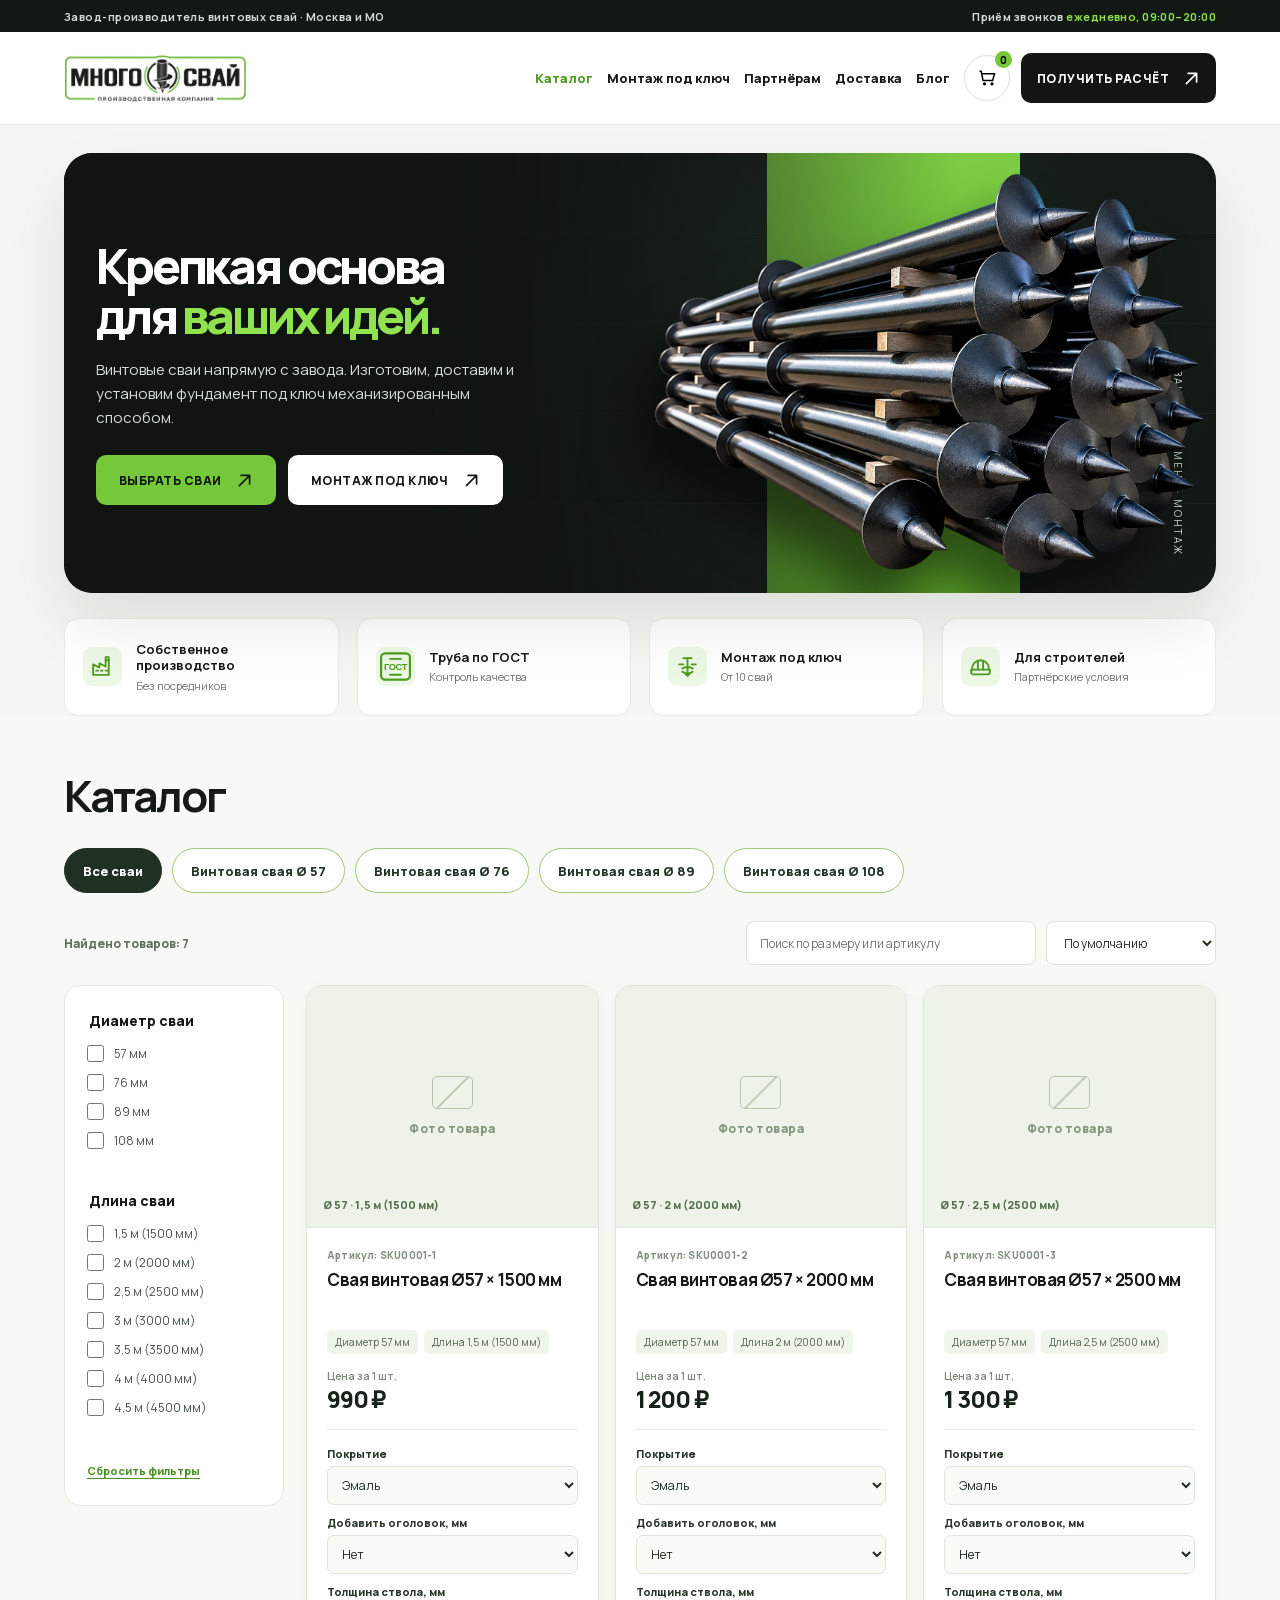
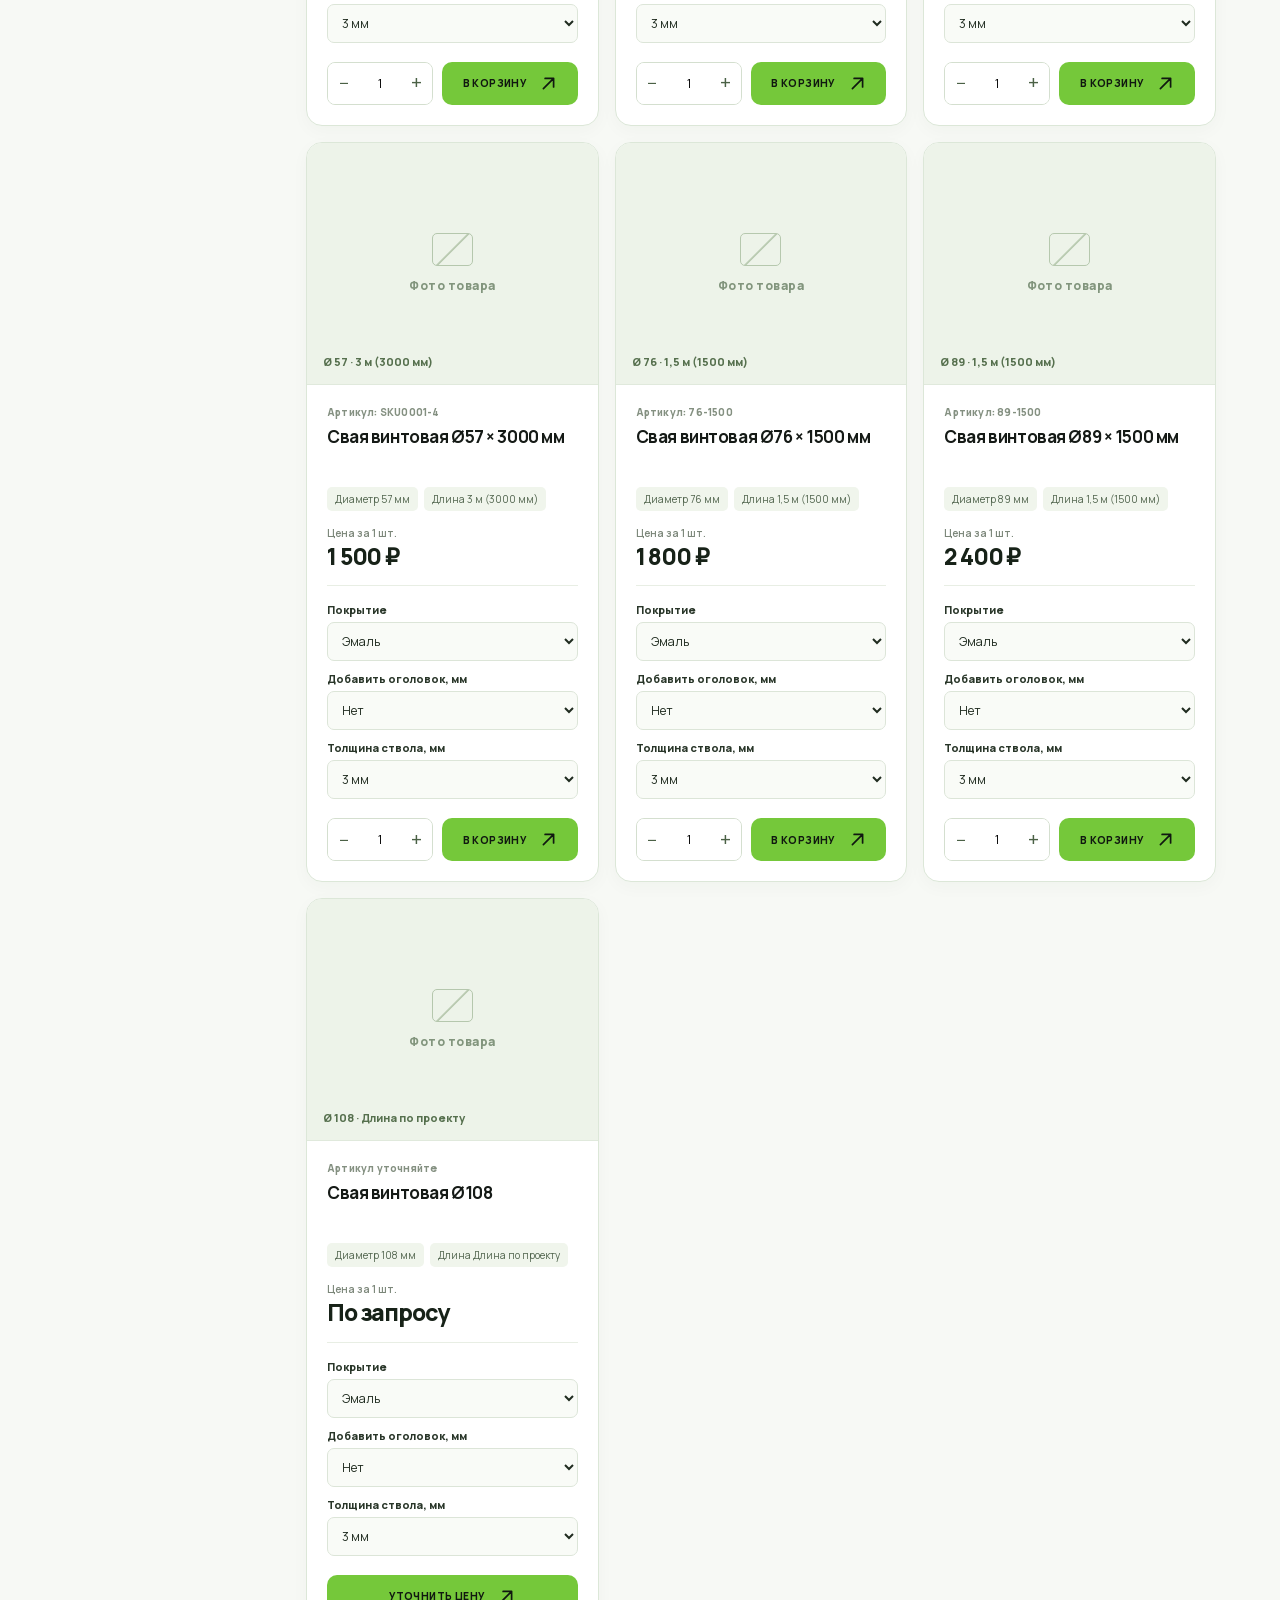
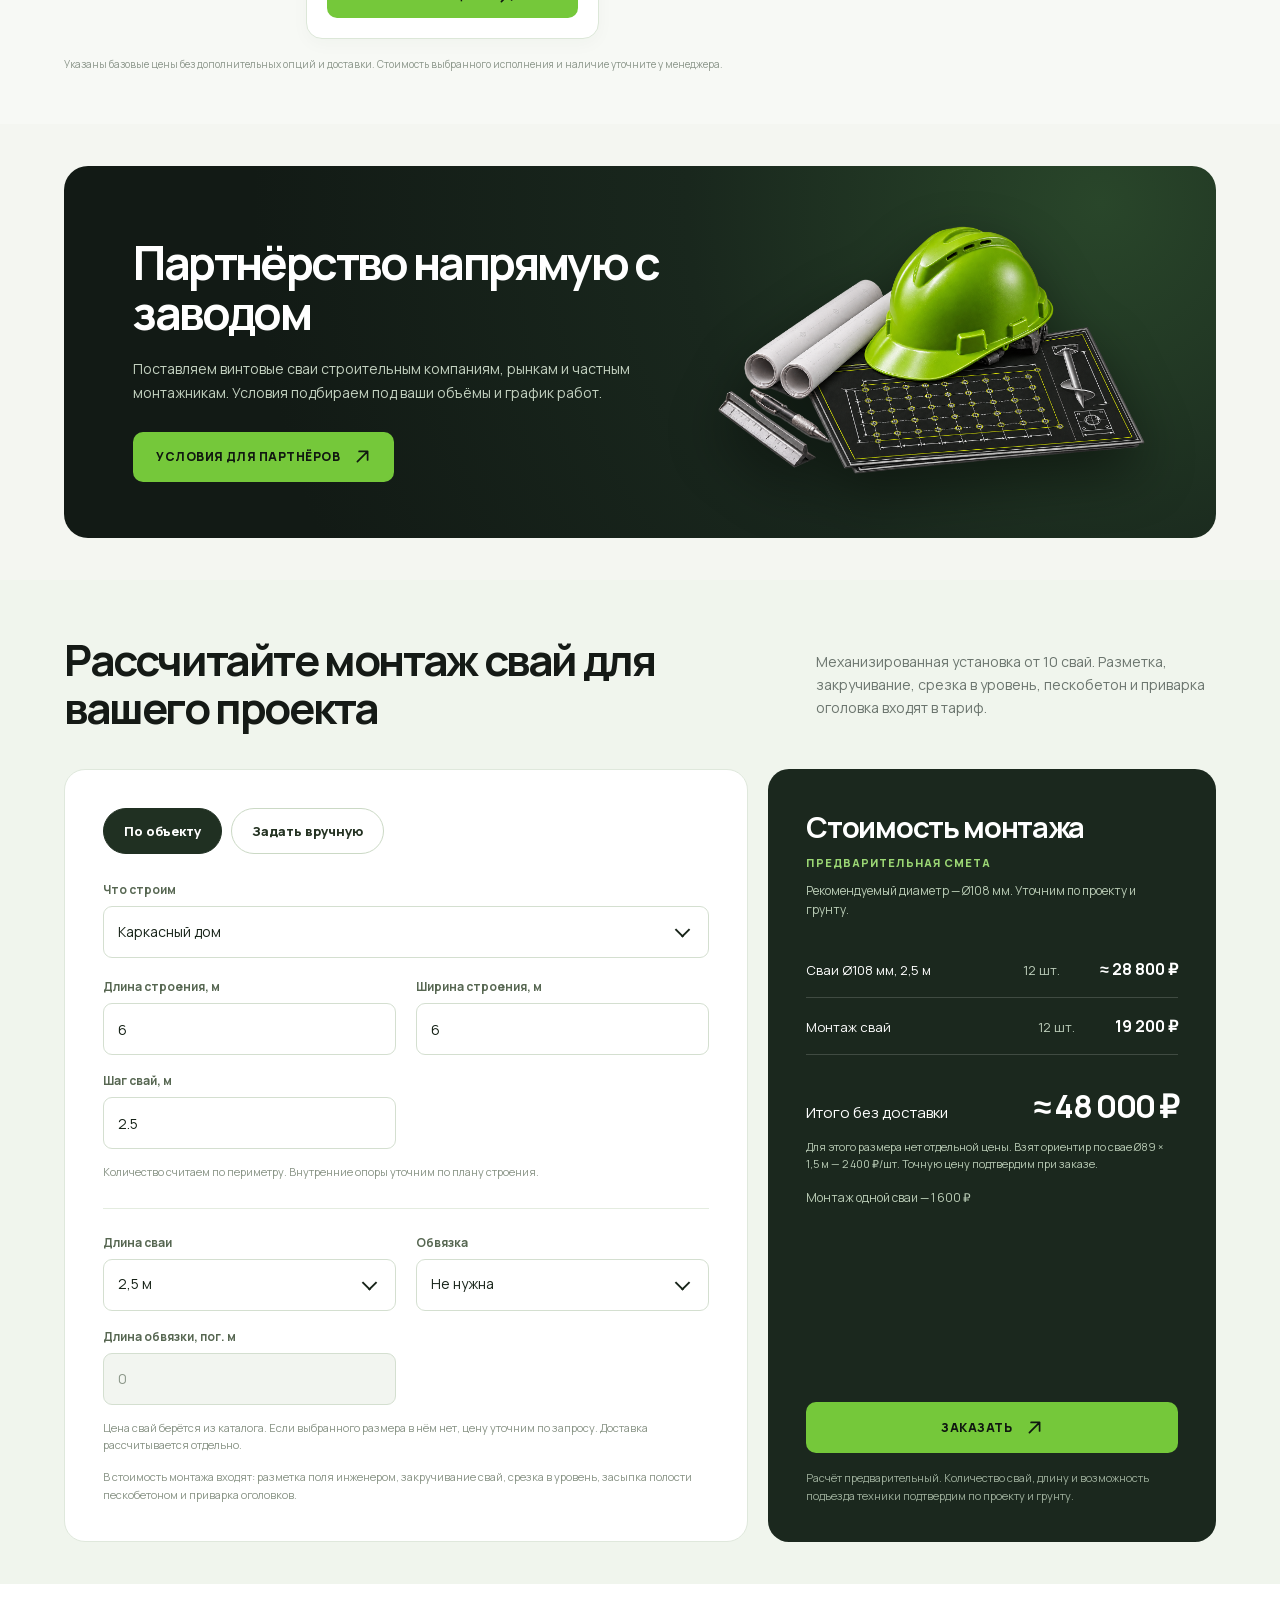
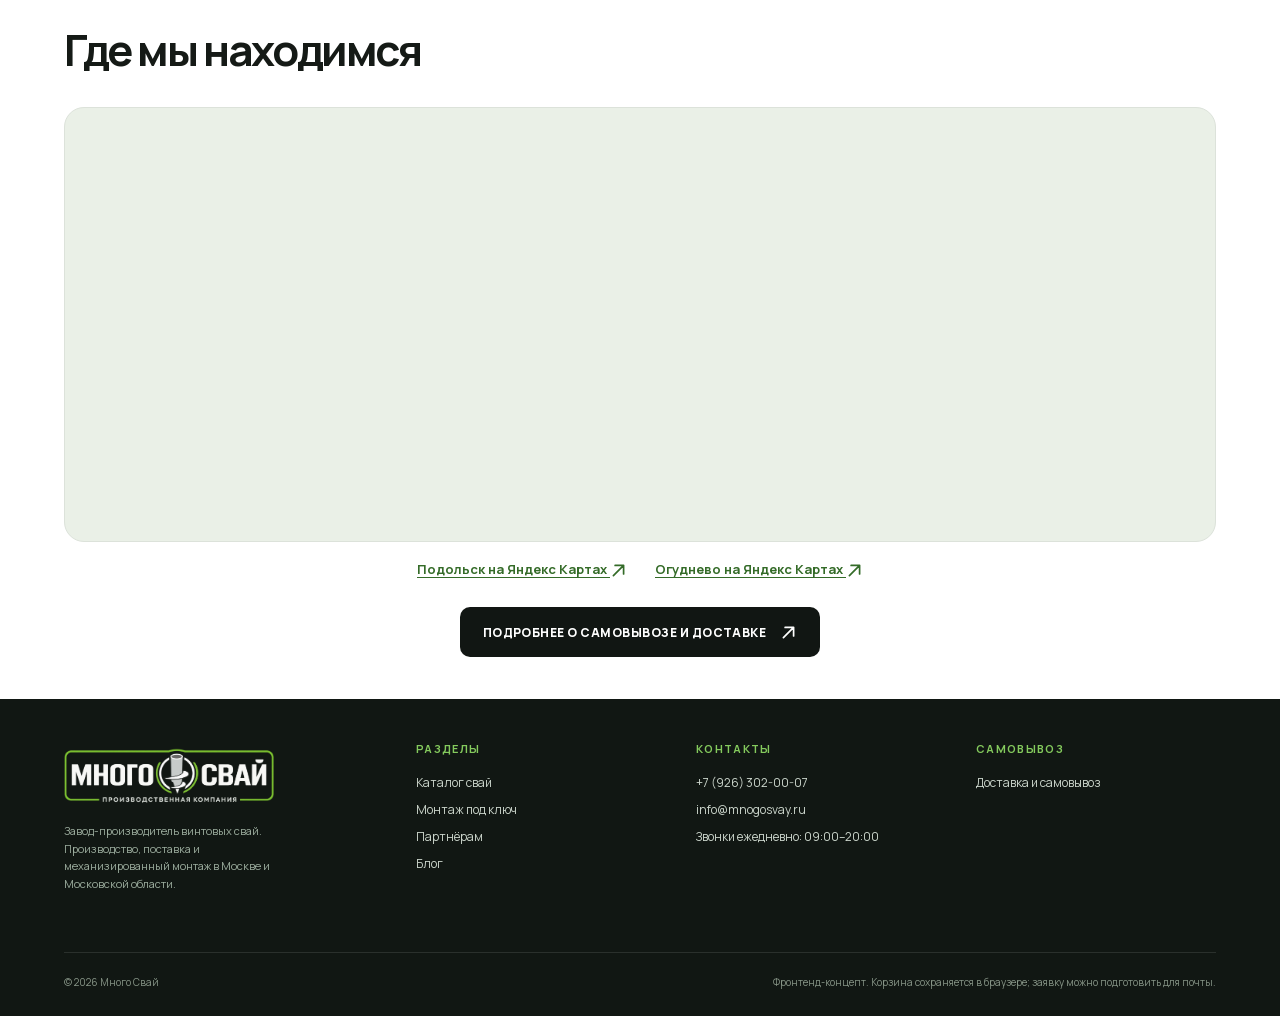
<file: index.html>
<!doctype html><html lang="ru"><head><meta charset="utf-8"><meta name="viewport" content="width=device-width,initial-scale=1"><meta name="theme-color" content="#f4f6f1"><meta name="description" content="Много Свай — завод-производитель винтовых свай. Сваи, механизированный монтаж под ключ и сотрудничество для строителей."><title>Много Свай — винтовые сваи от производителя</title><link rel="preload" href="assets/images/hero-piles.webp" as="image"><link rel="stylesheet" href="assets/css/styles.css?v=20261104-1"></head><body data-page="home"><div id="app"></div><script src="assets/js/app.js?v=20261104-2" defer></script><script src="assets/js/lead-form.js" defer></script><script src="assets/js/install-calculator.js" defer></script></body></html>
</file>
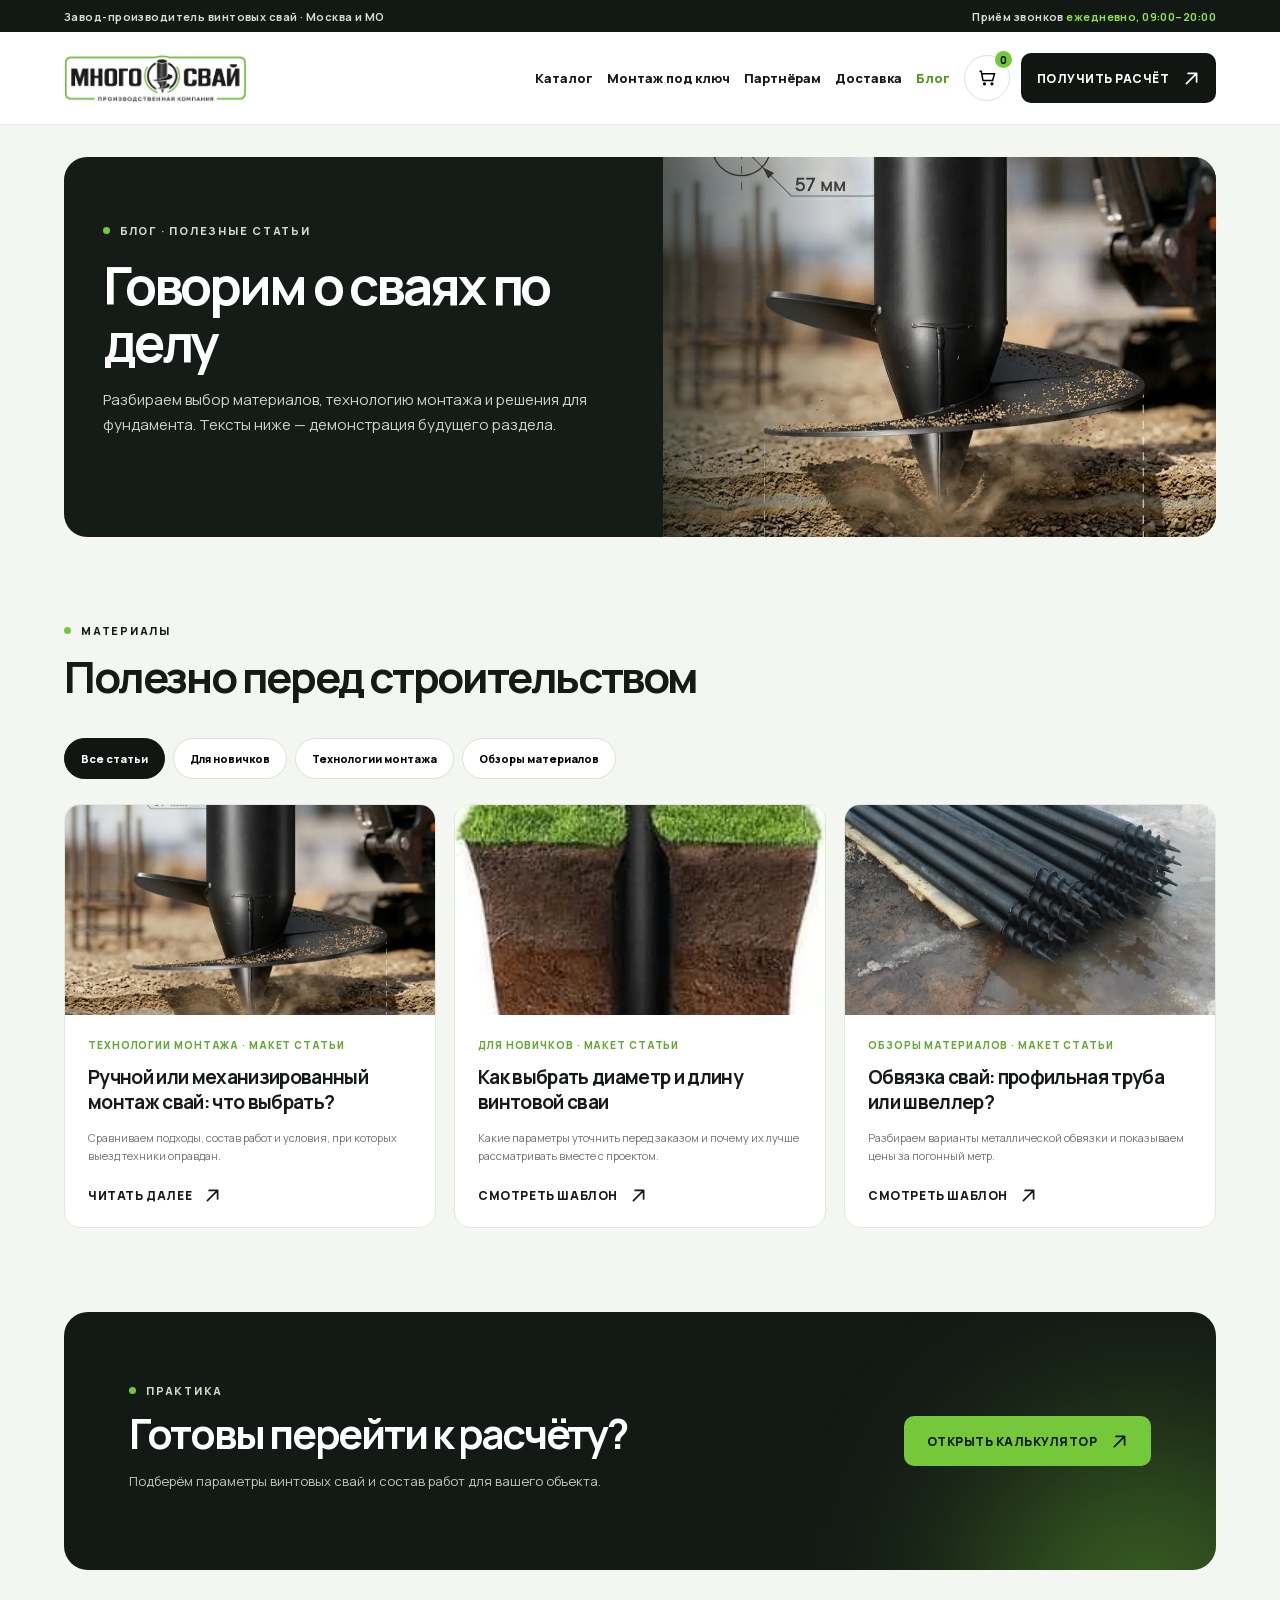
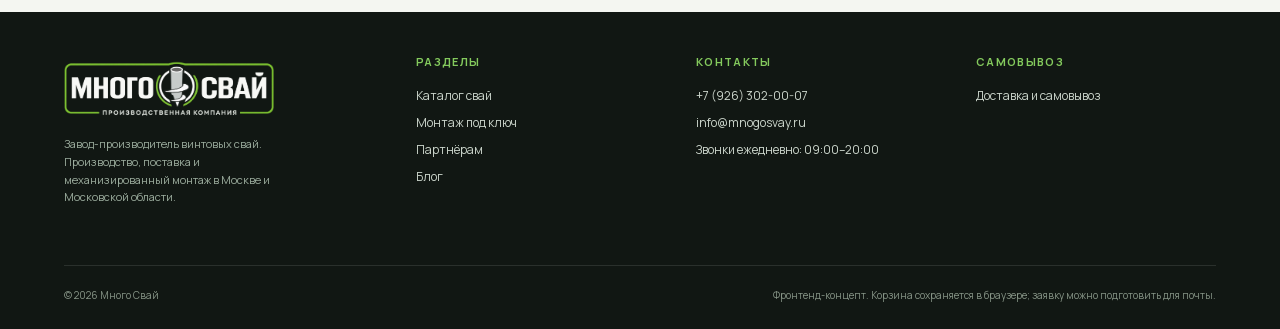
<file: blog/index.html>
<!doctype html><html lang="ru"><head><meta charset="utf-8"><meta name="viewport" content="width=device-width,initial-scale=1"><meta name="theme-color" content="#f4f6f1"><meta name="description" content="Полезные материалы о винтовых сваях, монтаже и обвязке от Много Свай."><title>Полезные статьи — Много Свай</title><link rel="stylesheet" href="../assets/css/styles.css?v=20261104-1"></head><body data-page="blog"><div id="app"></div><script src="../assets/js/app.js?v=20261104-2" defer></script><script src="../assets/js/lead-form.js" defer></script></body></html>
</file>
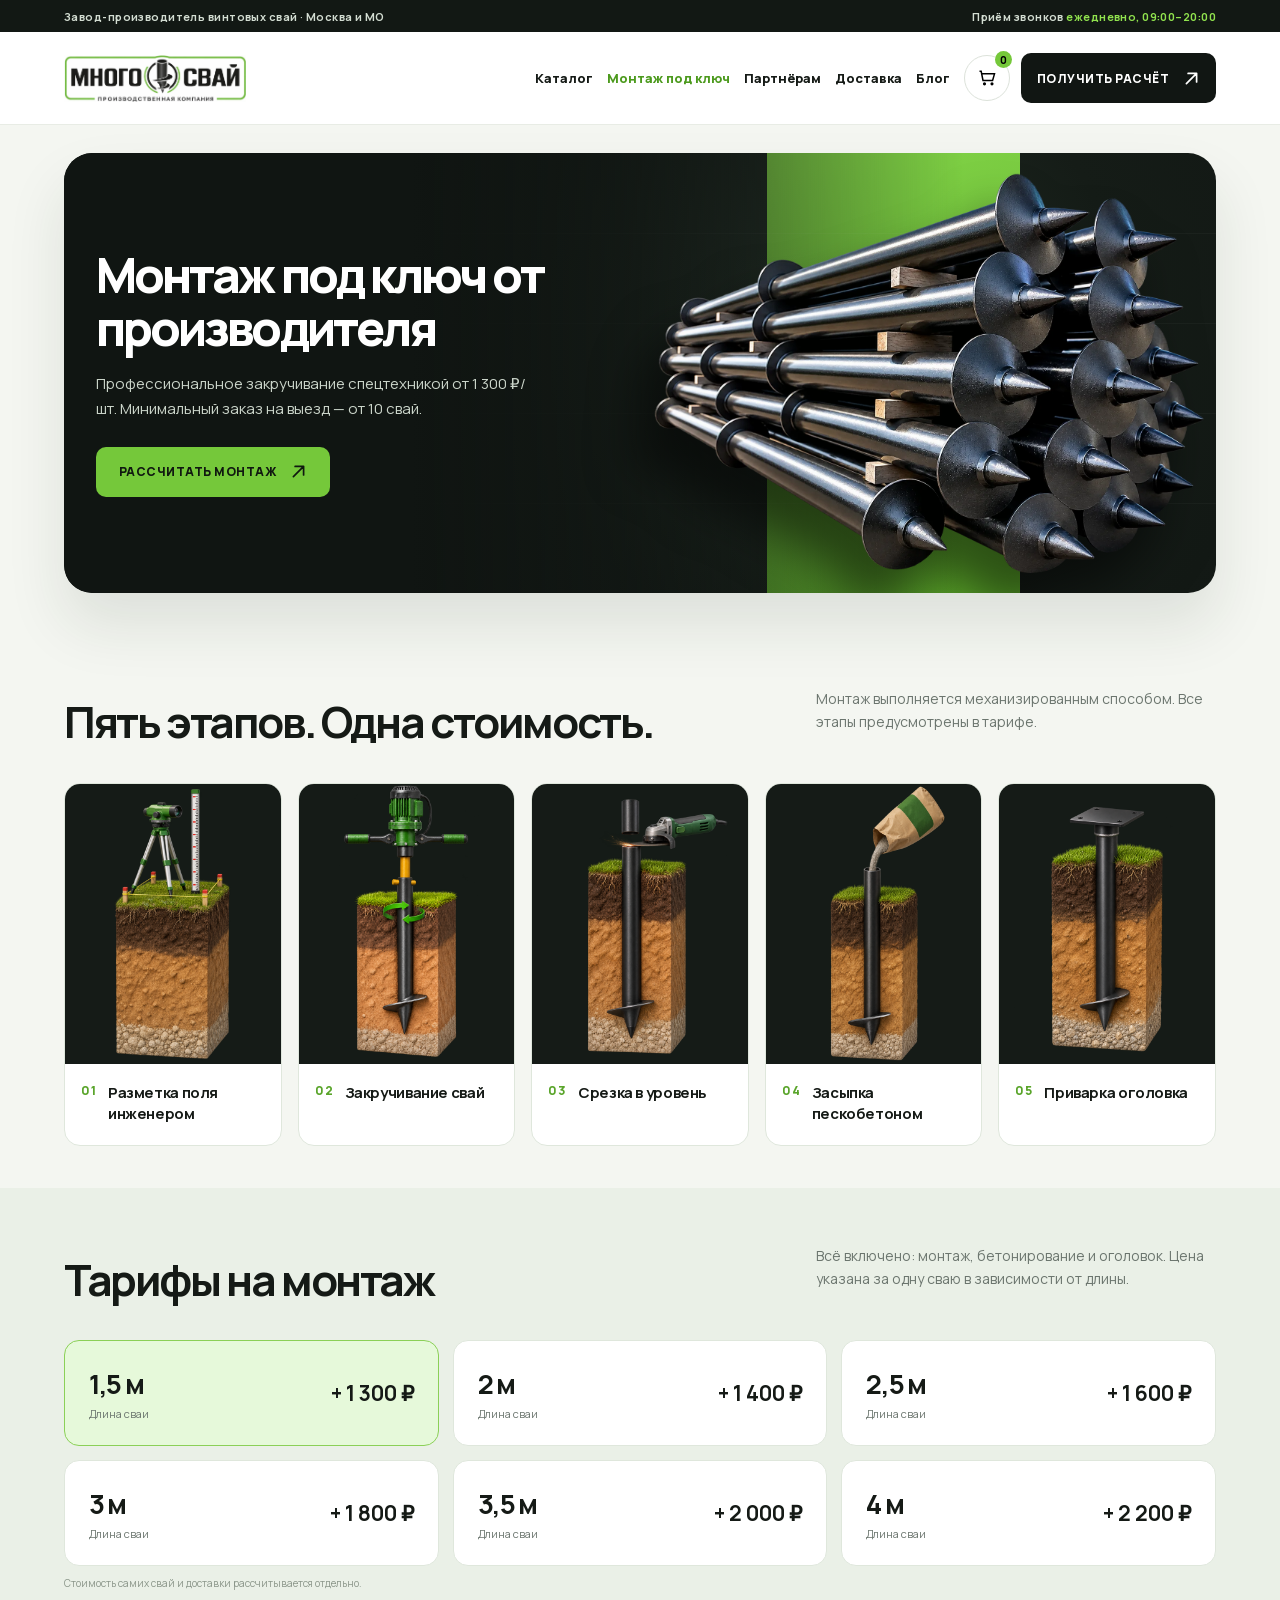
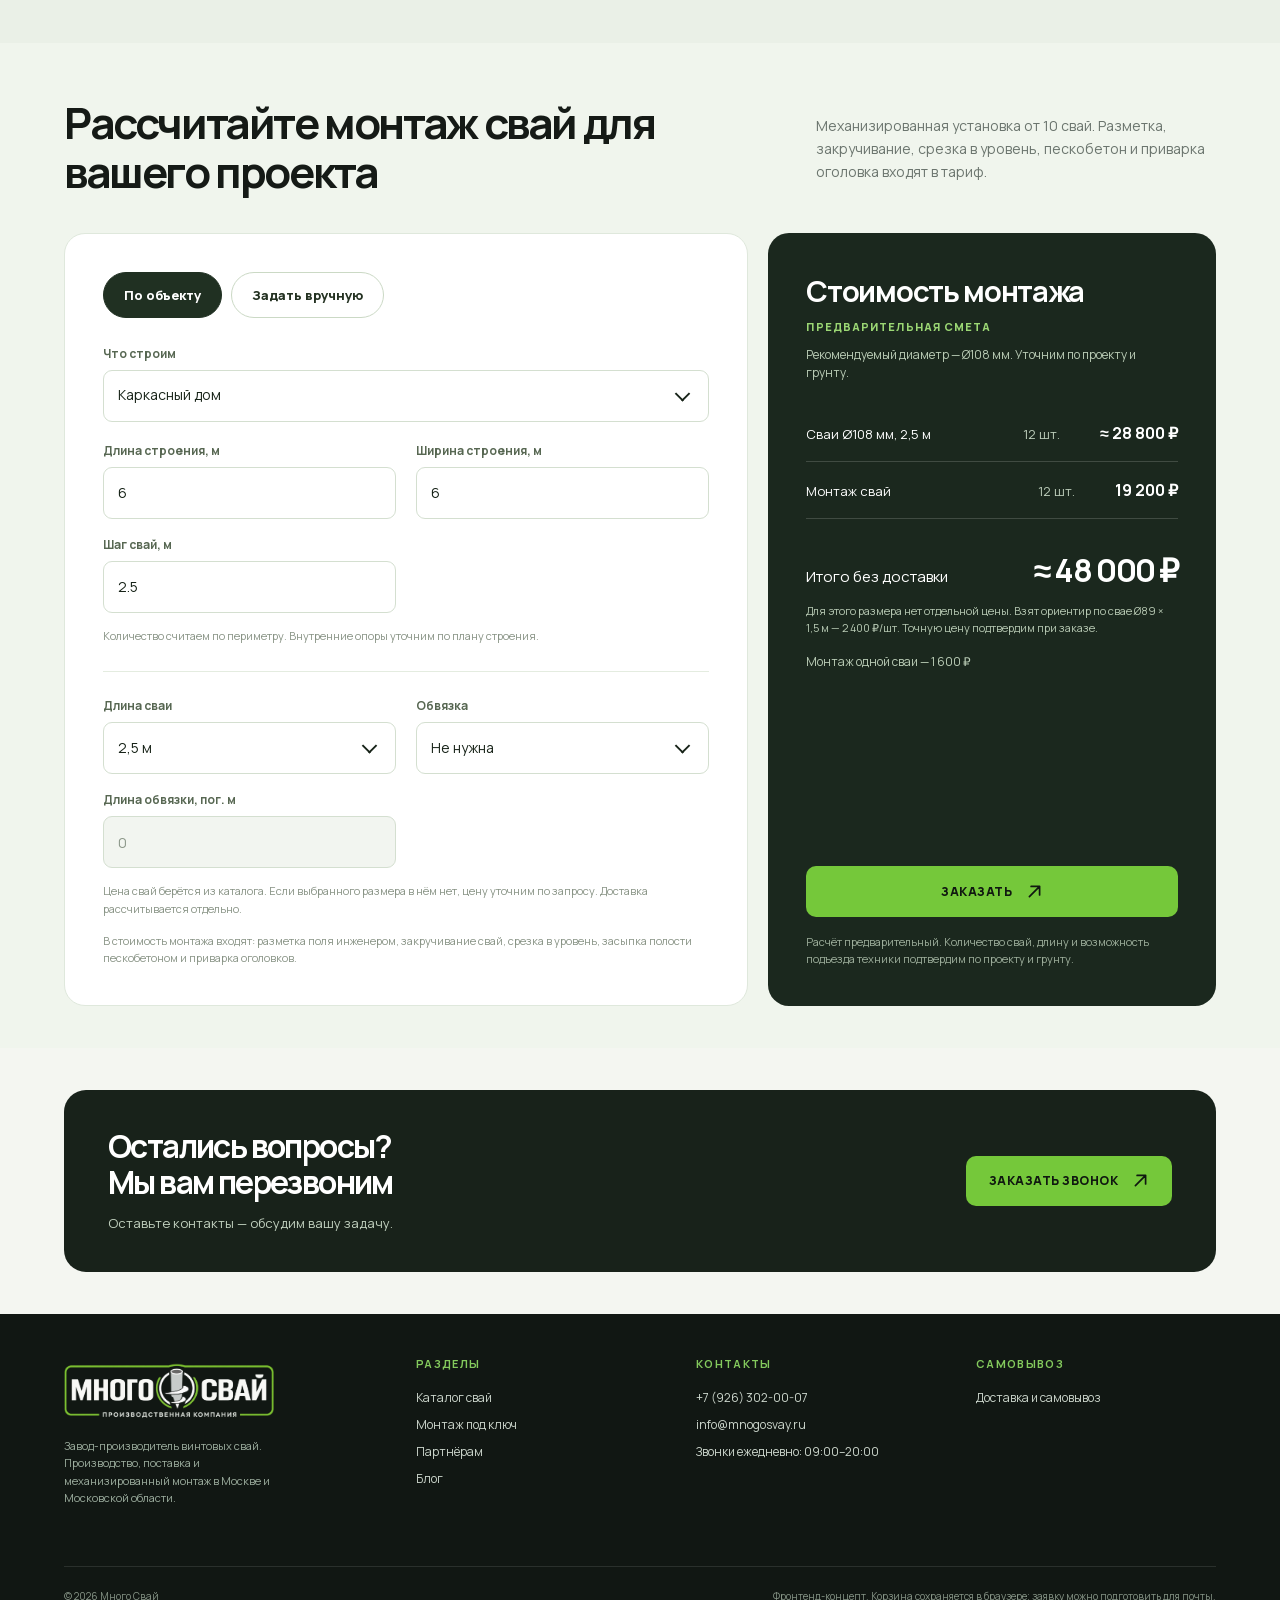
<file: montazh/index.html>
<!doctype html><html lang="ru"><head><meta charset="utf-8"><meta name="viewport" content="width=device-width,initial-scale=1"><meta name="theme-color" content="#f4f6f1"><meta name="description" content="Механизированный монтаж винтовых свай под ключ от производителя. От 1 300 ₽ за сваю, минимальный выезд от 10 свай."><title>Механизированный монтаж свай — Много Свай</title><link rel="stylesheet" href="../assets/css/styles.css?v=20261104-1"></head><body data-page="montazh"><div id="app"></div><script src="../assets/js/app.js?v=20261104-2" defer></script><script src="../assets/js/lead-form.js" defer></script><script src="../assets/js/install-calculator.js" defer></script></body></html>
</file>
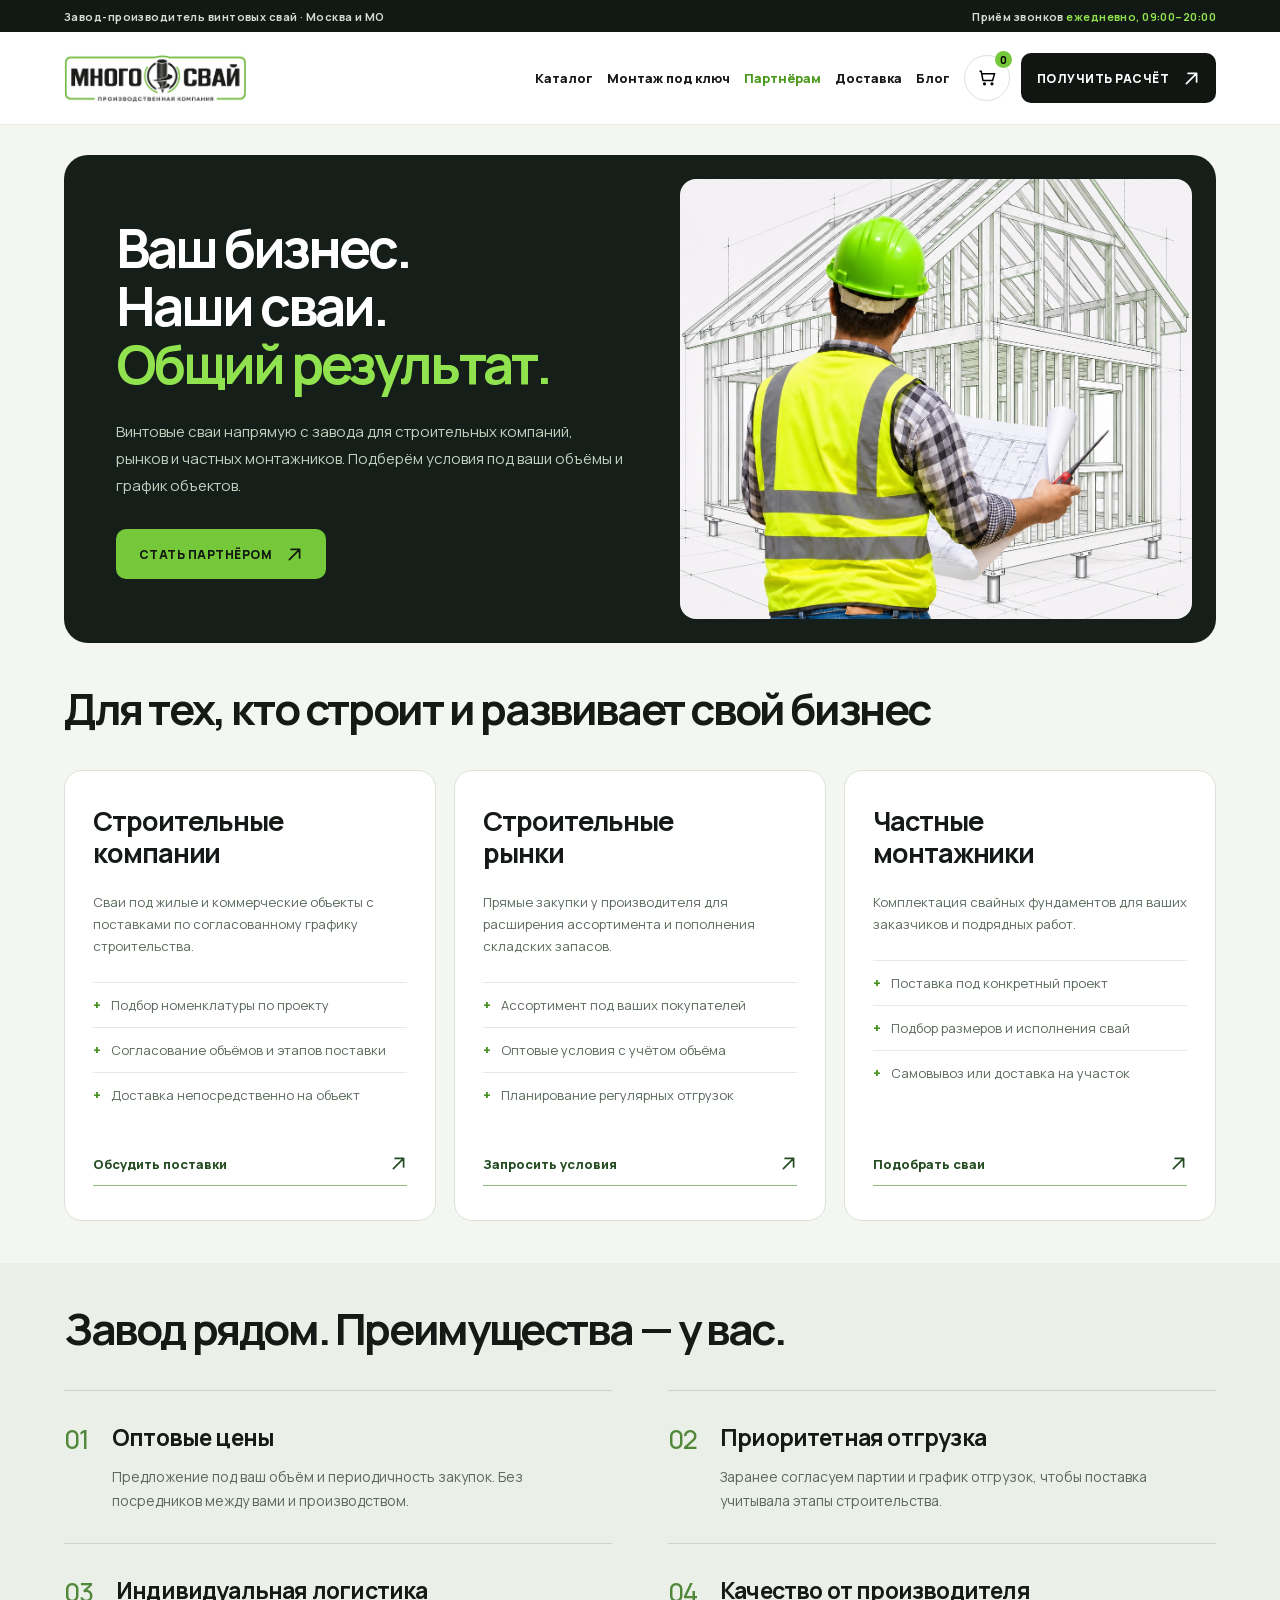
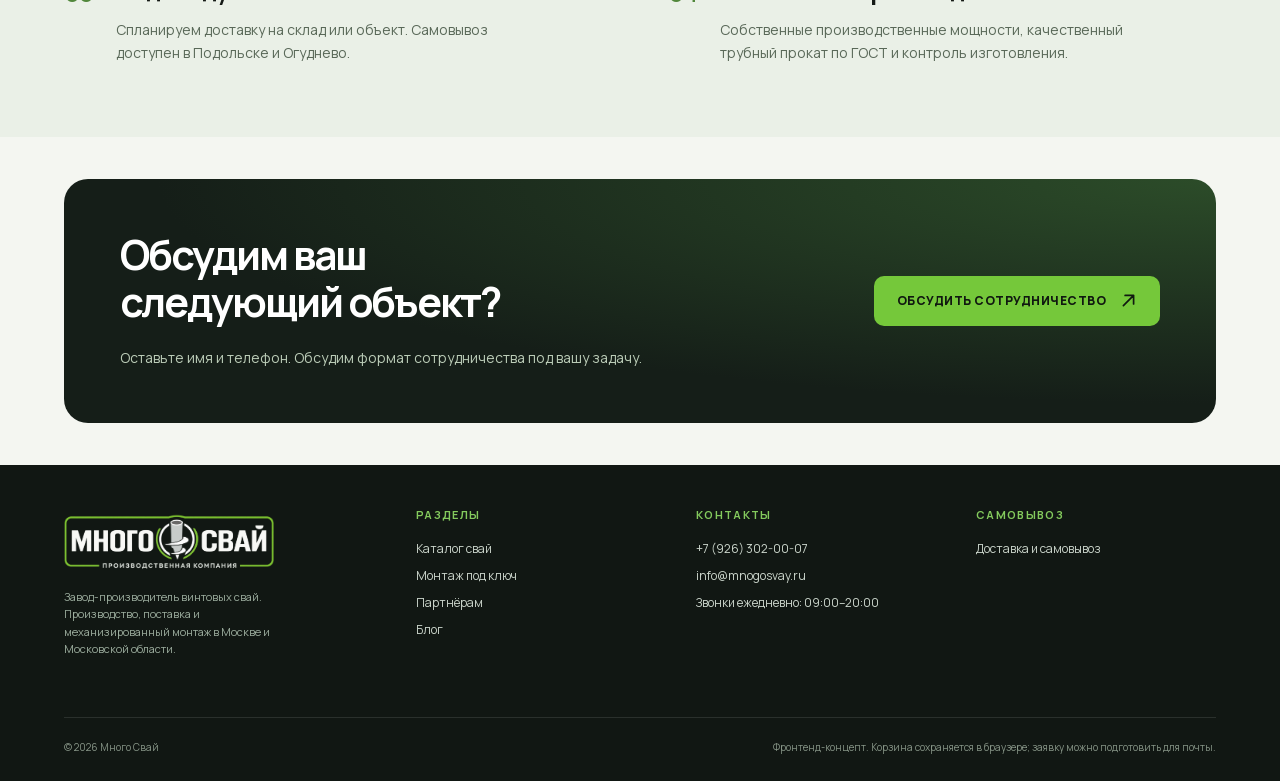
<file: partners/index.html>
<!doctype html><html lang="ru"><head><meta charset="utf-8"><meta name="viewport" content="width=device-width,initial-scale=1"><meta name="theme-color" content="#f4f6f1"><meta name="description" content="Партнёрство с заводом Много Свай для строительных компаний, рынков и монтажников."><title>Партнёрам и строителям — Много Свай</title><link rel="stylesheet" href="../assets/css/styles.css?v=20261104-1"></head><body data-page="partners"><div id="app"></div><script src="../assets/js/app.js?v=20261104-2" defer></script><script src="../assets/js/lead-form.js" defer></script></body></html>
</file>
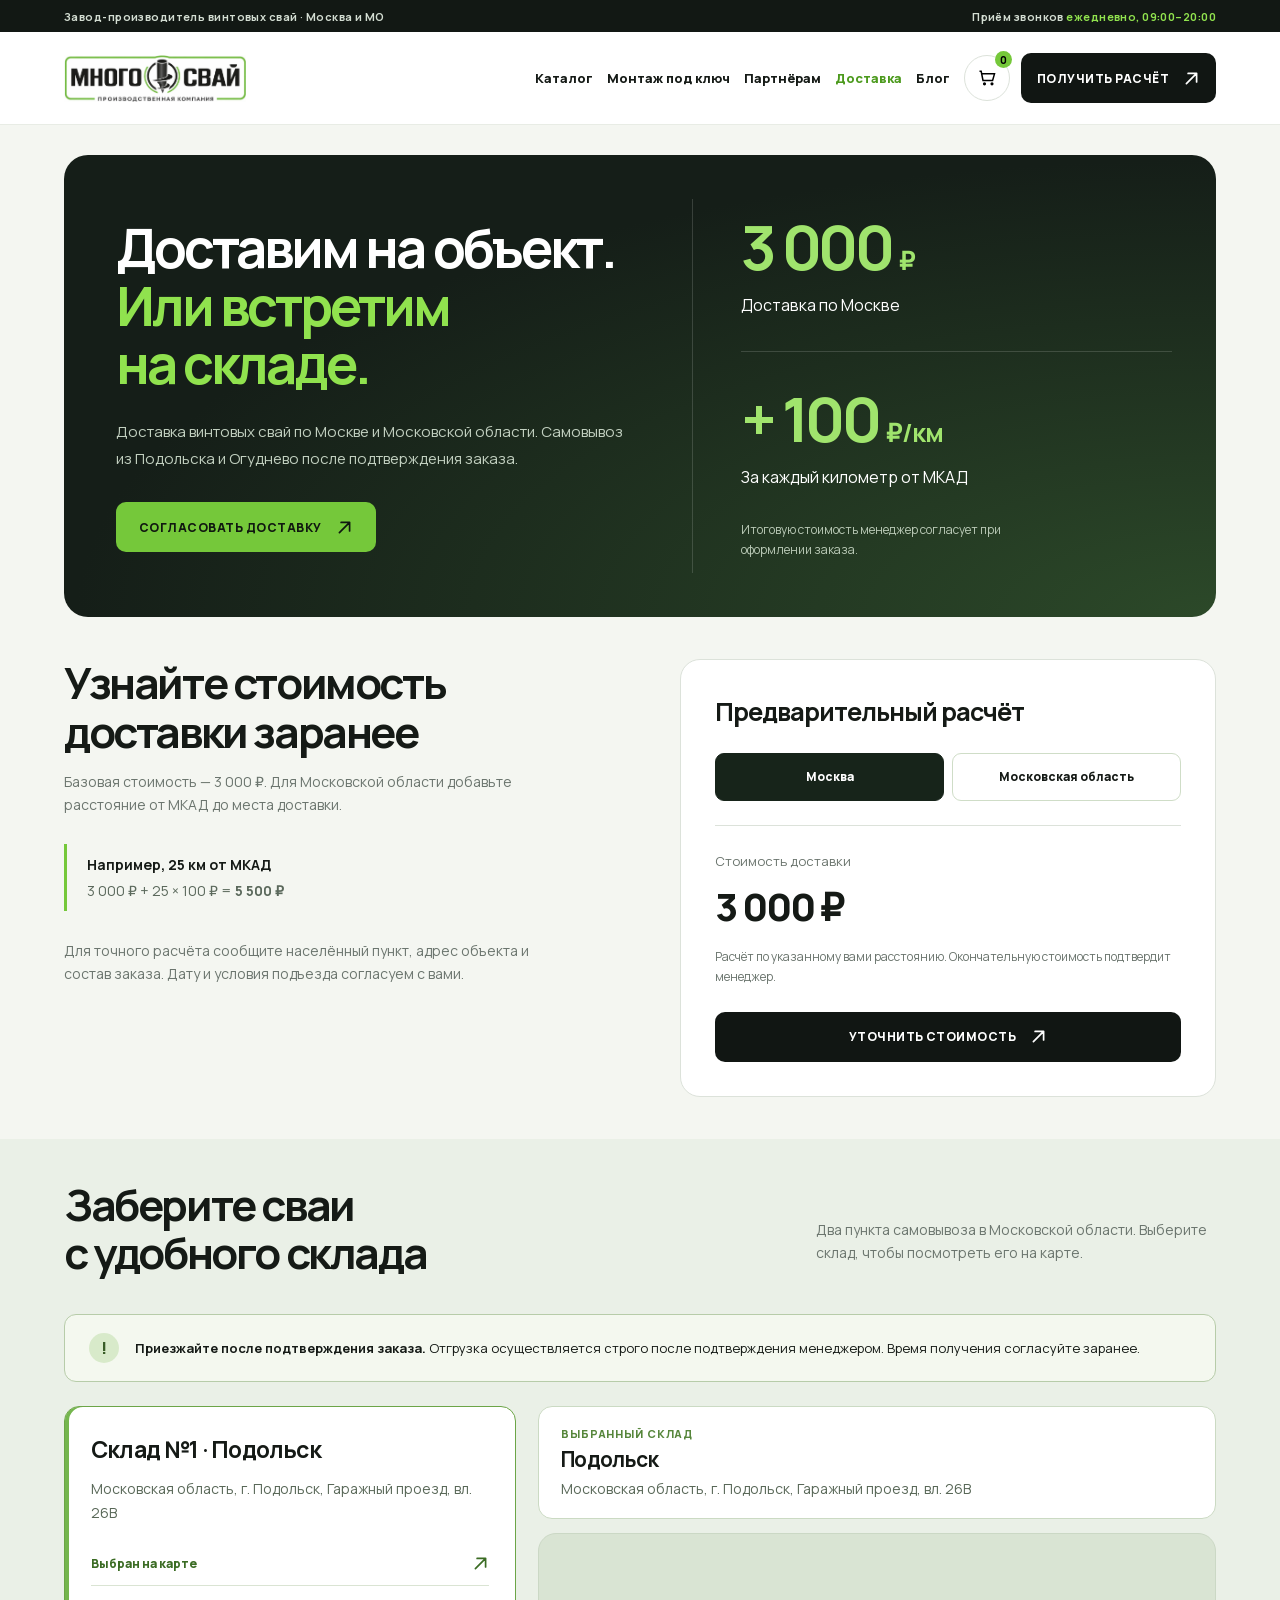
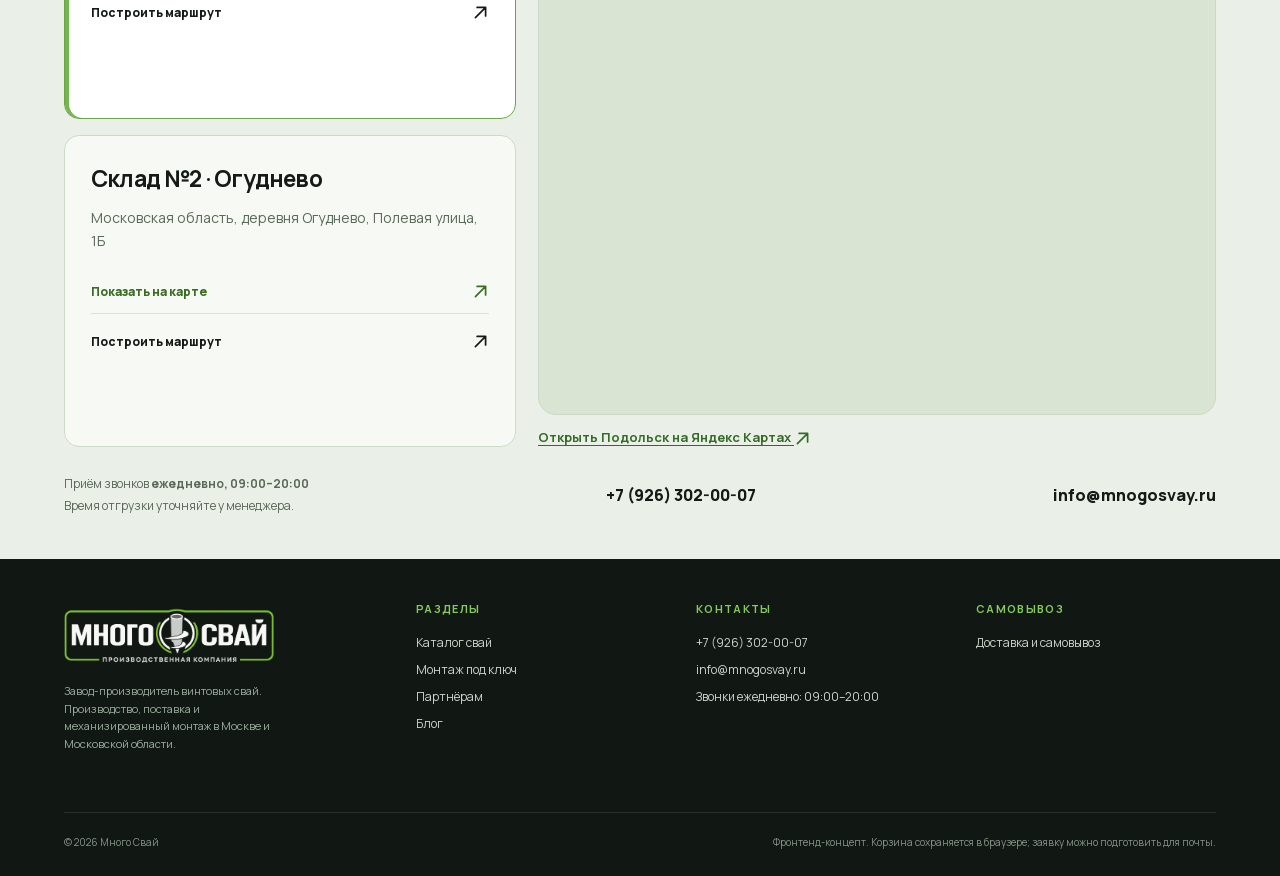
<file: shipment/index.html>
<!doctype html>
<html lang="ru"><head><meta charset="utf-8"><meta name="viewport" content="width=device-width,initial-scale=1"><meta name="theme-color" content="#f4f6f1"><meta name="description" content="Доставка винтовых свай по Москве — 3 000 ₽, по Московской области — дополнительно 100 ₽/км от МКАД. Самовывоз: Подольск и Огуднево."><title>Доставка и самовывоз винтовых свай — Много Свай</title><link rel="stylesheet" href="../assets/css/styles.css?v=20261104-1"></head><body data-page="shipment"><div id="app"></div><script src="../assets/js/app.js?v=20261104-2" defer></script><script src="../assets/js/lead-form.js" defer></script><script src="../assets/js/shipment.js" defer></script></body></html>
</file>
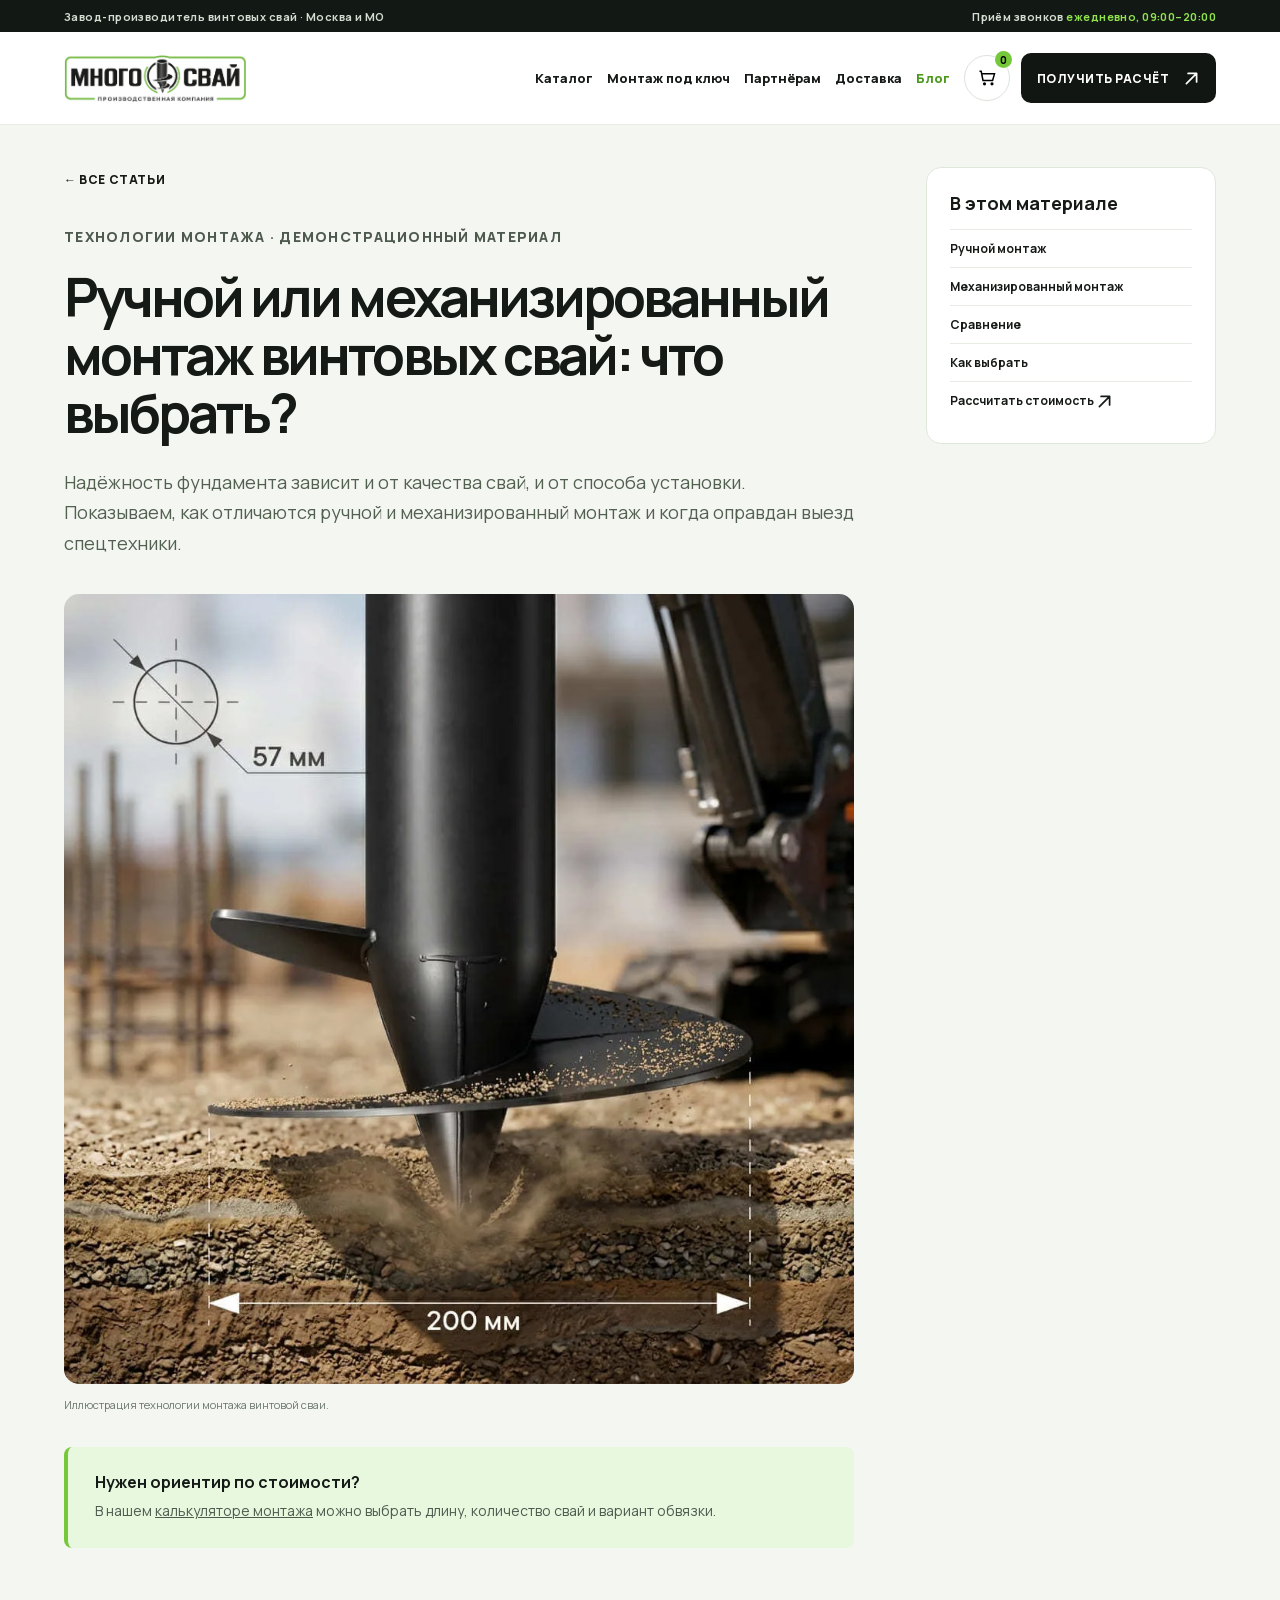
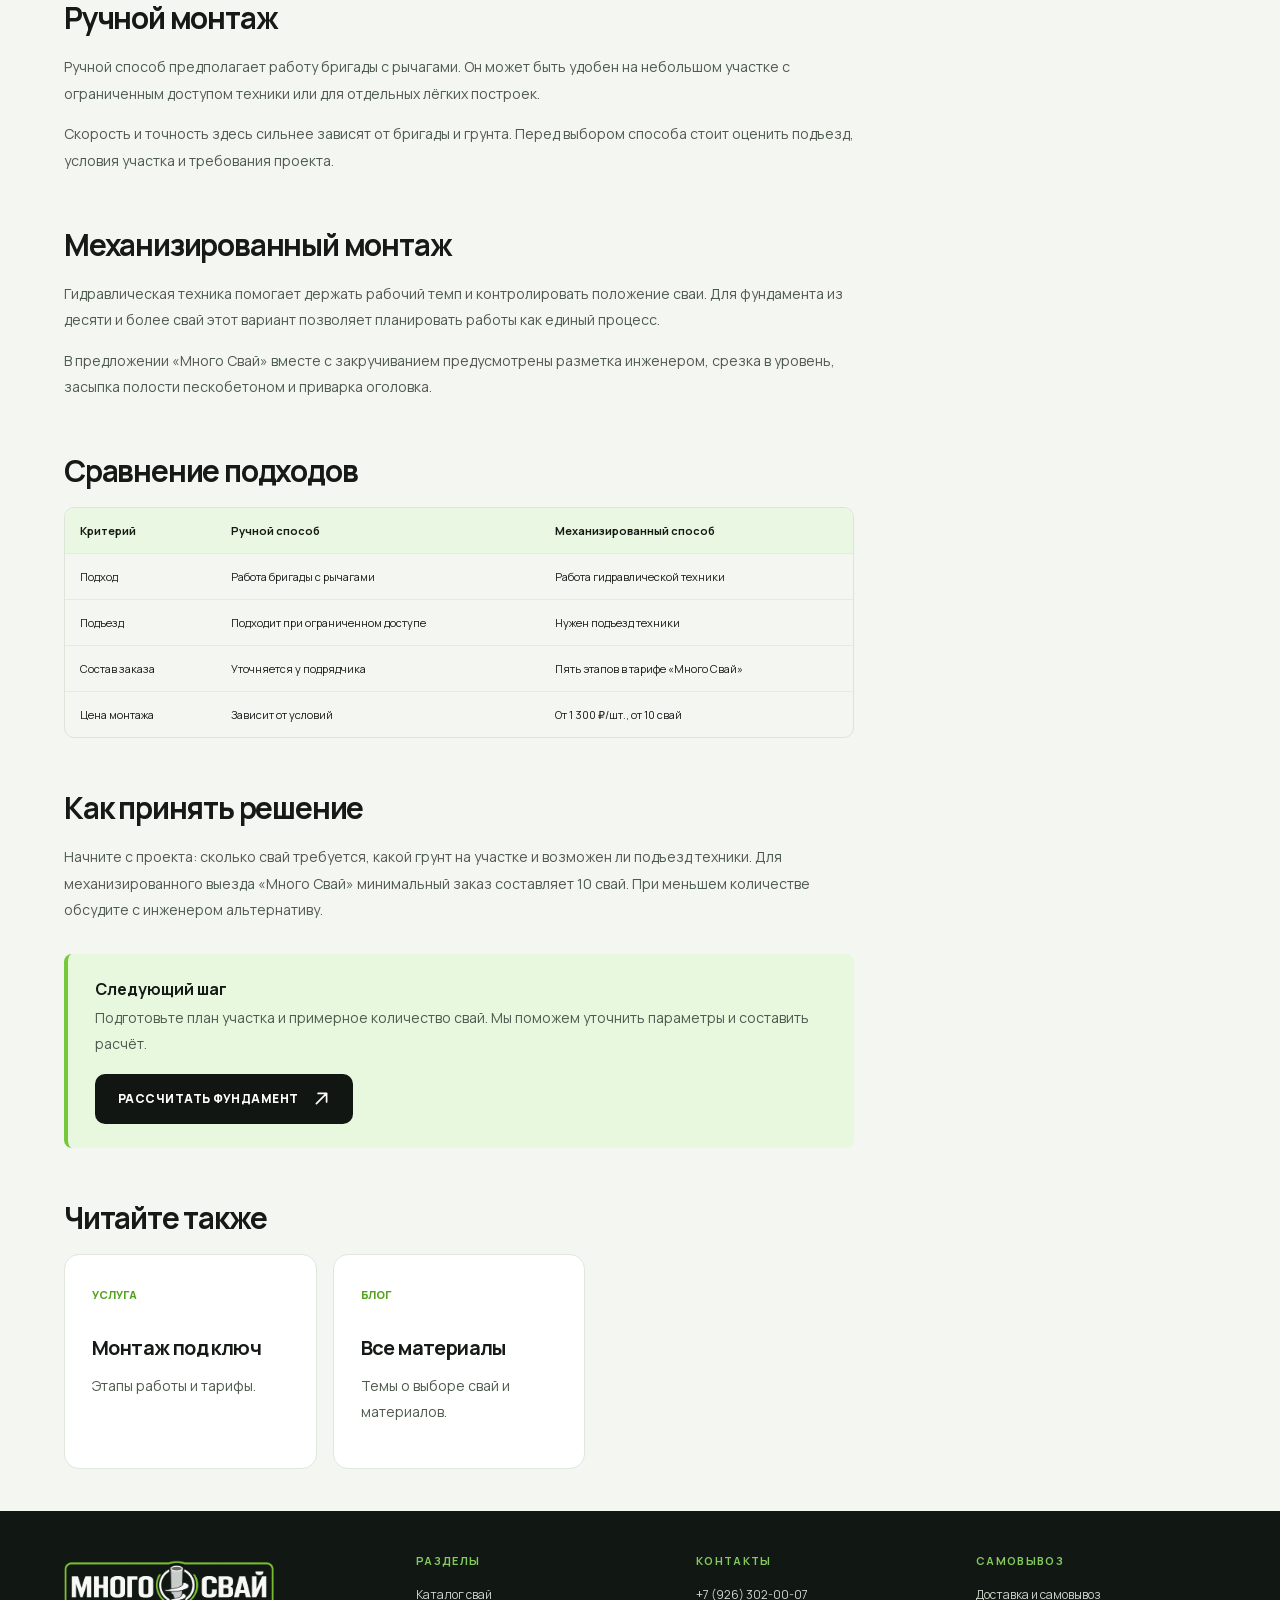
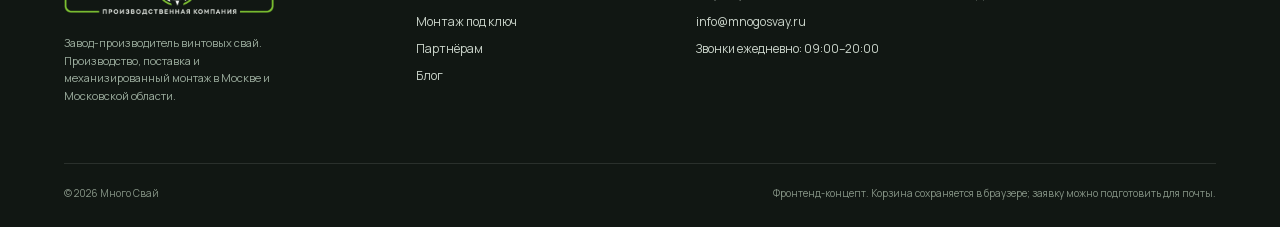
<file: blog/ruchnoy-ili-mehanizirovannyy-montazh/index.html>
<!doctype html><html lang="ru"><head><meta charset="utf-8"><meta name="viewport" content="width=device-width,initial-scale=1"><meta name="theme-color" content="#f4f6f1"><meta name="description" content="Чем отличается ручной монтаж винтовых свай от механизированного: скорость, состав работ и когда выгоден выезд техники."><title>Ручной или механизированный монтаж свай — Много Свай</title><link rel="stylesheet" href="../../assets/css/styles.css?v=20261104-1"></head><body data-page="article"><div id="app"></div><script src="../../assets/js/app.js?v=20261104-2" defer></script><script src="../../assets/js/lead-form.js" defer></script></body></html>
</file>
<file: assets/css/styles.css>
@font-face{font-family:Manrope;src:url('../fonts/Manrope-Latin.woff2') format('woff2');font-style:normal;font-weight:200 800;font-display:swap;unicode-range:U+0000-00FF,U+0131,U+0152-0153,U+02BB-02BC,U+02C6,U+02DA,U+02DC,U+0304,U+0308,U+0329,U+2000-206F,U+20AC,U+2122,U+2191,U+2193,U+2212,U+2215,U+FEFF,U+FFFD}
@font-face{font-family:Manrope;src:url('../fonts/Manrope-Cyrillic.woff2') format('woff2');font-style:normal;font-weight:200 800;font-display:swap;unicode-range:U+0301,U+0400-045F,U+0490-0491,U+04B0-04B1,U+2116}
:root{--bg:#f4f6f1;--paper:#fff;--ink:#151a16;--muted:#6b756e;--line:#dce2da;--green:#75c83a;--green2:#90e24e;--dark:#111613;--radius:22px;--max:1400px}
*{box-sizing:border-box}html{scroll-behavior:smooth}body{margin:0;background:var(--bg);color:var(--ink);font-family:Manrope,Arial,sans-serif;overflow-x:hidden}button,input,select{font:inherit}button{cursor:pointer}a{color:inherit;text-decoration:none}img{max-width:100%}svg{display:block}.container{width:min(calc(100% - 200px),var(--max));margin-inline:auto}.eyebrow{display:inline-flex;align-items:center;gap:10px;font-size:11px;font-weight:800;letter-spacing:.16em;text-transform:uppercase}.eyebrow:before{content:"";width:7px;height:7px;border-radius:50%;background:var(--green)}.eyebrow.light{color:#cfdbc9}.muted{color:var(--muted)}.topline{background:#121814;color:#d3ddd2;font-size:11px;font-weight:700;letter-spacing:.04em}.topline .container{display:flex;justify-content:space-between;align-items:center;min-height:32px}.topline b{color:var(--green2)}.site-header{position:relative;z-index:30;background:var(--paper);border-bottom:1px solid #e8ece5}.header-inner{height:92px;display:flex;align-items:center;gap:20px}.logo{display:block;flex:none;width:182px;height:53px;overflow:hidden;position:relative}.logo img{position:absolute;width:182px;max-width:none;height:auto;left:0;top:3px}.nav{display:flex;align-items:center;gap:18px;margin-left:auto}.nav a{font-size:13px;font-weight:800;white-space:nowrap;transition:color .2s}.nav a:hover,.nav a.active{color:#4c9a1d}.header-actions{display:flex;align-items:center;gap:11px;margin-left:0;flex-shrink:0}.phone-text{font-size:14px;font-weight:800;white-space:nowrap}.phone-text small{display:block;font-size:10px;color:var(--muted);font-weight:600;margin-top:2px}.icon-btn{width:46px;height:46px;display:grid;place-items:center;border:1px solid var(--line);border-radius:50%;background:white;position:relative}.icon-btn svg{width:20px;height:20px;stroke:currentColor;fill:none;stroke-width:1.8}.icon-btn:hover{border-color:var(--green);background:#eff9e9}.cart-count{position:absolute;top:-5px;right:-3px;min-width:17px;height:17px;border-radius:20px;background:var(--green);font-size:10px;font-weight:800;display:grid;place-items:center}.mobile-call{display:none}.header-cta{white-space:nowrap;flex-shrink:0}.btn{min-height:50px;display:inline-flex;align-items:center;justify-content:center;gap:14px;padding:0 22px;border-radius:10px;border:1px solid transparent;background:var(--green);color:#101810;font-size:12px;font-weight:800;text-transform:uppercase;letter-spacing:.04em;transition:transform .2s,background .2s}.btn:hover{transform:translateY(-2px);background:var(--green2)}.btn:focus-visible,.icon-btn:focus-visible,a:focus-visible,input:focus-visible,select:focus-visible{outline:3px solid #438e1e;outline-offset:3px}.btn.dark{background:var(--dark);color:white}.btn.dark:hover{background:#2b392e}.btn.outline{background:transparent;color:var(--ink);border-color:#bdc9ba}.btn.outline:hover{background:#eaf1e6}.btn.white{background:white;color:var(--ink)}.arrow{font-size:14px;line-height:1;font-weight:400}.hero-wrap{padding-top:28px}.hero{height:610px;position:relative;border-radius:28px;background:radial-gradient(circle at 65% 40%,#243027 0,#151c17 39%,#111613 75%);color:#fff;isolation:isolate;box-shadow:0 32px 60px #192b191b}.hero:before{content:"";position:absolute;top:0;bottom:0;right:17%;width:22%;background:linear-gradient(160deg,#83d548,#5ba929);z-index:-1}.hero:after{content:"";position:absolute;inset:0;border-radius:28px;background:linear-gradient(90deg,#101512 0%,#101512 30%,#101512b8 48%,transparent 78%),repeating-linear-gradient(0deg,transparent 0,transparent 89px,#fff1 90px);pointer-events:none;z-index:-1}.hero-copy{position:relative;z-index:4;padding:85px 0 0 6.2%;max-width:660px}.hero h1{font-size:clamp(50px,5.1vw,77px);line-height:1.02;letter-spacing:-.065em;margin:22px 0 25px;font-weight:800}.hero h1 em{color:var(--green2);font-style:normal}.hero-lead{max-width:485px;font-size:17px;line-height:1.6;color:#d5ded4;margin:0 0 30px}.hero-actions{display:flex;gap:12px;flex-wrap:wrap}.hero-image{position:absolute;z-index:2;width:56%;height:auto;max-width:none;right:-6%;top:50%;transform:translateY(-50%);filter:drop-shadow(-22px 38px 24px #0008);pointer-events:none}.hero-side{position:absolute;right:2.7%;bottom:38px;writing-mode:vertical-rl;color:#dde9db;font-size:10px;letter-spacing:.19em;text-transform:uppercase}.mobile-links{display:none}.trust-strip{display:grid;grid-template-columns:repeat(4,1fr);gap:18px;padding:25px 0 0}.trust-item{display:flex;gap:14px;align-items:center;padding:22px 18px;background:white;border:1px solid #e7ebe4;border-radius:14px;min-height:90px}.trust-icon{width:39px;height:39px;flex:none;border-radius:9px;background:#ecf8e5;display:grid;place-items:center;color:#4d9c1c;font-size:23px}.trust-icon img{width:25px;height:25px}.trust-icon--quality img{width:33px;height:33px}.trust-item b{display:block;font-size:13px;line-height:1.25}.trust-item span:last-child{font-size:11px;color:var(--muted);display:block;margin-top:4px}.section{padding:112px 0}.section.tight{padding-top:86px;padding-bottom:86px}.section-head{display:flex;justify-content:space-between;align-items:end;gap:25px;margin-bottom:36px}.section-title{font-size:clamp(32px,3.4vw,51px);line-height:1.12;letter-spacing:-.055em;margin:14px 0 0;max-width:800px}.section-intro{max-width:400px;color:var(--muted);font-size:14px;line-height:1.65}.grid-3{display:grid;grid-template-columns:repeat(3,1fr);gap:18px}.service-card{background:#fff;border:1px solid #e3e9e0;border-radius:18px;padding:32px;min-height:290px;display:flex;flex-direction:column;position:relative;overflow:hidden}.service-card.dark{background:#151b17;color:#fff;border-color:#151b17}.service-card.green{background:#83d14b;border-color:#83d14b}.service-num{font-size:11px;font-weight:800;letter-spacing:.16em;color:#6d846c}.service-card.dark .service-num{color:#bde5af}.service-icon{position:absolute;right:25px;top:24px;color:#58a724;font-size:35px}.service-card h3{font-size:24px;line-height:1.18;letter-spacing:-.04em;margin:auto 0 12px}.service-card p{font-size:13px;line-height:1.6;color:#627064;margin:0 0 20px}.service-card.dark p{color:#bac7bb}.service-card.green p{color:#30472b}.text-link{font-size:12px;font-weight:800;text-transform:uppercase;letter-spacing:.05em;display:inline-flex;gap:12px;align-items:center}.text-link:hover{color:#4e9c1d}.product-section{background:#eaf0e7}.category-tabs,.filter-tabs{display:flex;gap:8px;flex-wrap:wrap}.chip{background:#fff;border:1px solid #d9e2d4;border-radius:50px;min-height:41px;padding:0 16px;font-size:11px;font-weight:800}.chip.active,.chip:hover{background:var(--dark);color:white;border-color:var(--dark)}.product-grid{display:grid;grid-template-columns:repeat(3,1fr);gap:18px}.product-card{background:white;border-radius:17px;border:1px solid #dfe7dd;overflow:hidden;display:flex;flex-direction:column}.product-media{height:235px;background:linear-gradient(130deg,#eef1eb,#fff);position:relative;display:grid;place-items:center}.product-media img{width:78%;height:85%;object-fit:contain;filter:drop-shadow(16px 20px 14px #13201828)}.product-media img.wide{width:92%;height:92%}.product-badge{position:absolute;left:18px;top:18px;background:#e5f6dc;border-radius:6px;padding:8px 10px;color:#4c9425;font-size:10px;font-weight:800;text-transform:uppercase}.product-body{padding:22px;display:flex;flex-direction:column;flex:1}.product-code{font-size:10px;color:#80907f;font-weight:800;text-transform:uppercase;letter-spacing:.13em}.product-card h3{font-size:19px;line-height:1.3;letter-spacing:-.03em;margin:9px 0 13px}.product-specs{font-size:11px;color:#738073;display:flex;gap:9px;flex-wrap:wrap}.product-specs span{padding:5px 8px;border-radius:5px;background:#f2f5ef}.product-buy{display:flex;align-items:center;justify-content:space-between;gap:12px;margin-top:auto;padding-top:25px}.product-price{font-size:25px;font-weight:800;letter-spacing:-.05em;white-space:nowrap}.product-price small{font-size:10px;color:#7b8679;display:block;font-weight:600;letter-spacing:0}.product-buy .btn{padding-inline:13px;min-height:44px}.product-install{border-top:1px solid #edf0ea;padding:14px 22px;display:flex;align-items:center;gap:9px;font-size:10px;font-weight:700;color:#59665b;min-height:52px}.product-install input{accent-color:#69b936;width:17px;height:17px}.split{display:grid;grid-template-columns:1fr 1fr;gap:70px;align-items:center}.image-panel{height:520px;border-radius:20px;overflow:hidden;background:#dfe7dc;position:relative}.image-panel img{width:100%;height:100%;object-fit:cover}.image-panel .corner-label{position:absolute;bottom:20px;left:20px;background:#fff;padding:16px 19px;border-radius:10px;font-size:11px;font-weight:800;box-shadow:0 12px 30px #1113}.steps{margin:30px 0;list-style:none;padding:0}.steps li{display:flex;gap:18px;padding:16px 0;border-bottom:1px solid #dce4d9;font-size:13px;line-height:1.55}.steps strong{font-size:11px;color:#54a421;min-width:24px}.dark-band{background:#131a15;color:#fff;border-radius:24px;padding:65px;display:grid;grid-template-columns:1fr 330px;align-items:center;gap:30px;position:relative;overflow:hidden}.dark-band:after{content:"";position:absolute;width:300px;height:300px;background:#74c838;border-radius:50%;filter:blur(100px);right:-80px;bottom:-180px;opacity:.5}.dark-band>*{position:relative;z-index:1}.dark-band h2{font-size:clamp(30px,3.2vw,47px);line-height:1.12;letter-spacing:-.055em;margin:12px 0}.dark-band p{font-size:13px;color:#bdcbbb;line-height:1.7;max-width:560px}.dark-band .btn{justify-self:end}.quote-form{background:#fff;border:1px solid #e2e8df;border-radius:20px;padding:34px}.quote-form h3{font-size:22px;letter-spacing:-.04em;margin:0 0 8px}.quote-form p{font-size:12px;color:var(--muted);margin:0 0 22px;line-height:1.6}.form-grid{display:grid;grid-template-columns:repeat(2,1fr);gap:13px}.field{display:block}.field span{display:block;font-size:10px;font-weight:800;text-transform:uppercase;letter-spacing:.09em;margin-bottom:7px}.field input,.field select{height:48px;width:100%;border:1px solid #dce3d9;border-radius:8px;background:#f8faf6;padding:0 13px;color:var(--ink);font-size:12px;outline:none}.field input:focus,.field select:focus{border-color:#6fbe39}.form-note{font-size:10px;color:#8a9589;line-height:1.5}.feedback{font-size:12px;color:#367e1b;font-weight:700;min-height:17px}.site-footer{background:#111713;color:#fff;padding:65px 0 27px}.footer-top{display:grid;grid-template-columns:1.3fr repeat(3,1fr);gap:40px}.footer-logo{width:210px;max-width:100%;height:auto}.footer-logo img{display:block;width:100%;height:auto}.footer-top p{font-size:11px;line-height:1.6;color:#9eafa0;max-width:220px}.footer-col h4{font-size:11px;text-transform:uppercase;letter-spacing:.12em;color:#84ca5d;margin:0 0 18px}.footer-col a,.footer-col span{display:block;font-size:12px;color:#cad4ca;margin-bottom:10px}.footer-col a:hover{color:#8adb58}.footer-bottom{border-top:1px solid #ffffff1b;margin-top:48px;padding-top:22px;display:flex;justify-content:space-between;gap:15px;font-size:10px;color:#879587}.page-hero{padding:32px 0 65px}.page-hero-inner{border-radius:23px;background:#151b17;color:white;min-height:380px;display:grid;grid-template-columns:1.04fr .96fr;overflow:hidden}.page-hero-copy{padding:60px 0 60px 6.5%;position:relative;z-index:2}.page-hero h1{font-size:clamp(37px,4.1vw,60px);line-height:1.08;letter-spacing:-.06em;margin:18px 0}.page-hero p{font-size:15px;line-height:1.65;color:#cbd5ca;max-width:550px}.page-hero-image{position:relative;background:#75c83a}.page-hero-image img{position:absolute;width:110%;height:auto;max-width:none;bottom:-15%;right:-11%;filter:drop-shadow(0 25px 18px #0007)}.page-hero-image.photo img{width:100%;height:100%;object-fit:cover;inset:0;filter:none}.page-hero-image.photo:after{content:"";position:absolute;inset:0;background:linear-gradient(90deg,#141a17a8,transparent 35%)}.tariff-grid{display:grid;grid-template-columns:repeat(3,1fr);gap:14px}.tariff{background:#fff;border:1px solid #dfe7dc;border-radius:15px;padding:24px;display:flex;align-items:center;justify-content:space-between;gap:15px}.tariff strong{font-size:27px;letter-spacing:-.05em}.tariff span{font-size:11px;color:var(--muted);display:block;margin-top:4px}.tariff b{font-size:21px;white-space:nowrap}.tariff.featured{background:#e6f9da;border-color:#8bd057}.included{display:flex;gap:11px;flex-wrap:wrap;margin-top:20px}.included span{padding:10px 13px;border:1px solid #cfdfc7;border-radius:7px;background:#f9fcf6;font-size:11px;font-weight:700}.calc-layout{display:grid;grid-template-columns:1.08fr .92fr;gap:22px}.calc-panel{background:#fff;border:1px solid #dee6da;border-radius:19px;padding:31px}.calc-panel h3{margin:0 0 21px;font-size:24px;letter-spacing:-.04em}.calc-grid{display:grid;grid-template-columns:repeat(2,1fr);gap:16px}.calc-radio{display:flex;gap:10px;align-items:center;padding:14px 12px;background:#f6f9f3;border:1px solid #dce6d7;border-radius:8px;font-size:11px;font-weight:700;min-height:48px}.calc-radio input{accent-color:#6dbd32}.calc-results{background:#151d16;color:white;border-radius:19px;padding:32px;display:flex;flex-direction:column}.calc-results .result-label{font-size:11px;color:#a8b9a4;text-transform:uppercase;letter-spacing:.12em;font-weight:800}.calc-results .result-sum{font-size:clamp(38px,4.5vw,58px);letter-spacing:-.07em;font-weight:800;margin:8px 0 15px}.calc-results p{color:#c4d0c1;font-size:12px;line-height:1.65}.calc-results .btn{margin-top:auto}.alert{background:#fff6db;border:1px solid #e2c773;border-radius:8px;color:#756020;padding:11px 13px;font-size:11px;font-weight:700}.partner-groups{display:grid;grid-template-columns:repeat(3,1fr);gap:16px}.partner-card{background:#fff;border:1px solid #e0e7dd;border-radius:15px;padding:27px;min-height:215px}.partner-card .number{font-size:11px;color:#55a21f;font-weight:800}.partner-card h3{font-size:21px;letter-spacing:-.04em;margin:33px 0 8px}.partner-card p{font-size:12px;line-height:1.65;color:var(--muted);margin:0}.partner-benefits{display:grid;grid-template-columns:repeat(4,1fr);gap:14px}.benefit{border-top:2px solid var(--green);padding-top:18px}.benefit strong{display:block;font-size:16px;letter-spacing:-.03em;margin-bottom:8px}.benefit p{font-size:12px;color:var(--muted);line-height:1.6;margin:0}.blog-grid{display:grid;grid-template-columns:repeat(3,1fr);gap:18px}.article-card{background:#fff;border:1px solid #e1e9de;border-radius:16px;overflow:hidden;display:flex;flex-direction:column}.article-image{height:210px;background:#dfe7dc;overflow:hidden}.article-image img{width:100%;height:100%;object-fit:cover;transition:transform .3s}.article-card:hover .article-image img{transform:scale(1.04)}.article-content{padding:23px;display:flex;flex-direction:column;flex:1}.article-meta{font-size:10px;color:#65a735;font-weight:800;text-transform:uppercase;letter-spacing:.09em}.article-card h3{font-size:19px;line-height:1.35;letter-spacing:-.035em;margin:13px 0}.article-card p{font-size:11px;color:var(--muted);line-height:1.65;margin:0 0 22px}.article-card .text-link{margin-top:auto}.article-layout{display:grid;grid-template-columns:minmax(0,790px) 290px;justify-content:space-between;gap:60px}.article-main h1{font-size:clamp(38px,4.2vw,58px);line-height:1.08;letter-spacing:-.055em;margin:17px 0 25px}.article-main .lead{font-size:18px;line-height:1.7;color:#526050}.article-main h2{font-size:30px;line-height:1.2;letter-spacing:-.04em;margin:52px 0 18px}.article-main h3{font-size:20px;letter-spacing:-.03em;margin:30px 0 12px}.article-main p,.article-main li{font-size:14px;line-height:1.9;color:#4e5a4e}.article-main ul{padding-left:21px}.article-main figure{margin:35px 0}.article-main figure img{width:100%;border-radius:15px}.article-main figcaption{font-size:11px;color:var(--muted);margin-top:8px}.article-callout{padding:24px 27px;background:#e8f8df;border-left:4px solid var(--green);border-radius:8px;margin:30px 0}.article-callout p{margin:5px 0 0}.article-aside{align-self:start;position:sticky;top:25px;background:#fff;border:1px solid #dfe7db;border-radius:15px;padding:23px}.article-aside h3{margin:0 0 14px;font-size:18px}.article-aside a{display:block;padding:10px 0;border-top:1px solid #e6ece3;font-size:12px;font-weight:700}.table-wrap{overflow-x:auto;border:1px solid #dce5d8;border-radius:10px}.compare-table{border-collapse:collapse;min-width:580px;width:100%;font-size:11px}.compare-table th,.compare-table td{text-align:left;padding:15px;border-bottom:1px solid #e5ebe2}.compare-table th{background:#eaf7e3}.compare-table tr:last-child td{border-bottom:0}.modal{border:0;padding:0;border-radius:18px;max-width:min(92vw,540px);box-shadow:0 30px 80px #0005}.modal::backdrop{background:#0c170dbb}.modal-inner{padding:31px}.modal h2{font-size:25px;letter-spacing:-.04em;margin:0 0 8px}.modal p{font-size:12px;color:var(--muted);line-height:1.6}.modal-head{display:flex;align-items:start;justify-content:space-between;gap:15px}.close-btn{border:0;background:#eef4ea;border-radius:50%;min-width:36px;height:36px;font-size:18px}.cart-lines{margin:20px 0}.cart-line{display:flex;justify-content:space-between;gap:10px;border-bottom:1px solid #e4eae0;padding:12px 0;font-size:12px}.cart-line button{border:0;background:none;color:#a03434;font-size:11px}.cart-total{display:flex;justify-content:space-between;font-weight:800;font-size:17px;margin:18px 0}.cart-empty{padding:30px;text-align:center;background:#f5f8f3;border-radius:9px;color:#6a7869;font-size:12px}
@media(max-width:1150px){.header-inner{gap:16px}.nav{gap:12px}.nav a{font-size:11px}.phone-text{display:none}.hero-image{width:61%;right:-6%}.hero-copy{max-width:560px}.hero h1{font-size:60px}.trust-strip{grid-template-columns:repeat(2,1fr)}.footer-top{gap:20px}}
@media(max-width:1050px){.container{width:min(calc(100% - 32px),var(--max))}.topline,.nav,.header-actions .header-cta{display:none}.site-header{position:sticky;top:0}.header-inner{height:68px;justify-content:space-between}.logo{width:144px;height:43px}.logo img{width:144px;top:2px}.header-actions{margin-left:auto;gap:8px}.mobile-call{display:grid}.icon-btn{width:44px;height:44px}.hero-wrap{padding-top:18px}.hero{height:auto;min-height:700px;overflow:visible;border-radius:20px}.hero:after{border-radius:20px;background:linear-gradient(180deg,#101512 0%,#101512ee 39%,#10151200 79%)}.hero:before{width:36%;right:0;border-radius:0 20px 20px 0}.hero-copy{padding:38px 25px 0;max-width:100%}.hero h1{font-size:clamp(42px,8vw,65px);max-width:550px}.hero-lead{font-size:14px;max-width:460px}.hero-image{width:75%;right:4%;top:auto;bottom:16px;transform:none}.hero-side{display:none}.mobile-links{display:flex;overflow-x:auto;gap:8px;margin:18px 0 0;padding-bottom:2px}.mobile-links a{flex:none;background:white;border:1px solid #e1e9dd;border-radius:7px;padding:13px 16px;font-size:11px;font-weight:800}.section{padding:72px 0}.section.tight{padding:60px 0}.section-head{align-items:start;flex-direction:column}.section-title{font-size:36px}.grid-3,.product-grid,.blog-grid{grid-template-columns:repeat(2,1fr)}.split,.calc-layout{grid-template-columns:1fr;gap:30px}.image-panel{height:380px}.dark-band{grid-template-columns:1fr;padding:38px}.dark-band .btn{justify-self:start}.footer-top{grid-template-columns:repeat(2,1fr)}.page-hero{padding:20px 0 45px}.page-hero-inner{grid-template-columns:1fr}.page-hero-copy{padding:36px 28px}.page-hero-image{height:280px}.page-hero-image img{bottom:-33%;right:-5%;width:85%}.tariff-grid{grid-template-columns:repeat(2,1fr)}.partner-groups{grid-template-columns:1fr 1fr}.partner-benefits{grid-template-columns:1fr 1fr}.article-layout{grid-template-columns:1fr}.article-aside{position:static}}
@media(max-width:540px){.hero{min-height:615px}.hero h1{font-size:43px;line-height:1.06;margin:17px 0}.hero-lead{font-size:12px;line-height:1.65;max-width:315px;margin-bottom:21px}.hero-copy{padding:31px 22px 0}.hero-actions{gap:7px}.hero-actions .btn{min-height:44px;padding:0 13px;font-size:9px}.hero-image{width:78%;top:300px;right:4%;bottom:auto}.trust-strip{grid-template-columns:1fr 1fr;gap:8px;padding-top:13px}.trust-item{padding:12px;gap:8px;min-height:75px}.trust-icon{width:30px;height:30px;font-size:17px}.trust-icon img{width:21px;height:21px}.trust-icon--quality img{width:28px;height:28px}.trust-item b{font-size:10px}.trust-item span:last-child{font-size:9px}.section-title{font-size:32px}.grid-3,.product-grid,.blog-grid,.tariff-grid,.partner-groups,.partner-benefits,.footer-top{grid-template-columns:1fr}.service-card{min-height:230px;padding:24px}.product-media{height:225px}.product-buy .btn{font-size:10px}.dark-band{border-radius:16px;padding:28px}.dark-band h2{font-size:31px}.form-grid,.calc-grid{grid-template-columns:1fr}.quote-form{padding:22px}.footer-top{gap:24px}.footer-bottom{flex-direction:column}.page-hero h1{font-size:38px}.page-hero p{font-size:13px}.page-hero-image{height:230px}.tariff{padding:17px}.tariff strong{font-size:23px}.tariff b{font-size:19px}.article-main h1{font-size:37px}.article-main h2{font-size:26px}.article-main .lead{font-size:16px}.article-main p,.article-main li{font-size:13px}}
@media(max-width:400px){.hero{min-height:560px}.hero h1{font-size:38px}.hero-image{top:325px}.hero-actions .btn{font-size:8px}.logo{width:129px}.logo img{width:129px;top:2px}}

/* Каталог */
.sr-only{position:absolute;width:1px;height:1px;padding:0;margin:-1px;overflow:hidden;clip:rect(0,0,0,0);white-space:nowrap;border:0}
.catalog-section{background:#f7f9f5}
.catalog-heading{margin-bottom:28px}
.catalog-tabs{display:flex;flex-wrap:wrap;gap:10px;margin-bottom:28px}
.catalog-tab{min-height:45px;padding:0 18px;border:1px solid #9fc878;border-radius:100px;background:#fff;color:#273528;font-size:13px;font-weight:800;transition:background .2s,border-color .2s,transform .2s}
.catalog-tab:hover{border-color:#63ad31;transform:translateY(-2px)}
.catalog-tab.active{background:#203022;border-color:#203022;color:#fff}
.catalog-toolbar{display:flex;align-items:center;justify-content:space-between;gap:20px;margin-bottom:20px}
#catalog-count{font-size:12px;font-weight:800;color:#61715d}
.catalog-controls{display:flex;gap:10px;justify-content:flex-end}
.catalog-controls input,.catalog-controls select{height:44px;border:1px solid #dbe5d7;border-radius:8px;background:#fff;color:#233023;padding:0 13px;font-size:12px}
.catalog-search input{width:min(27vw,290px)}
.catalog-sort select{min-width:170px}
.catalog-layout{display:grid;grid-template-columns:220px minmax(0,1fr);gap:22px;align-items:start}
.catalog-filters{background:#fff;border:1px solid #e0e8dc;border-radius:16px;padding:25px 22px;position:sticky;top:24px}
.catalog-filters fieldset{border:0;padding:0;margin:0 0 30px}
.catalog-filters legend{font-size:14px;font-weight:800;margin-bottom:15px}
.catalog-filters label{display:flex;align-items:center;gap:10px;margin:0 0 12px;color:#485747;font-size:12px;cursor:pointer}
.catalog-filters input{width:17px;height:17px;margin:0;accent-color:#70bd39;cursor:pointer}
.catalog-clear{padding:0;border:0;background:none;color:#4b9327;font-size:11px;font-weight:800;text-decoration:underline;text-underline-offset:3px}
.catalog-results{min-width:0}
.catalog-grid{grid-template-columns:repeat(3,minmax(0,1fr));gap:16px}
.catalog-grid .product-card{min-width:0;border:1px solid #dce7d8;border-radius:16px;box-shadow:0 5px 18px #20331b08;transition:transform .25s,box-shadow .25s,border-color .25s}
.catalog-grid .product-card:hover{transform:translateY(-6px);border-color:#90c76c;box-shadow:0 18px 34px #20331b1c}
.catalog-grid .product-card[hidden]{display:none}
.catalog-grid .product-media{height:auto;aspect-ratio:1.2;background:#edf3e9;border-bottom:1px solid #e0e9dc;display:flex;flex-direction:column;justify-content:center;gap:11px;overflow:hidden}
.catalog-grid .product-media:before{content:"";width:39px;height:31px;border:1.5px solid #9eb594;border-radius:5px;background:linear-gradient(135deg,transparent 48%,#a6bb9c 49%,#a6bb9c 52%,transparent 53%);opacity:.7}
.product-media-mark{font-size:12px;font-weight:800;color:#82957d;letter-spacing:.04em}
.product-media-size{position:absolute;bottom:15px;left:16px;font-size:11px;font-weight:800;color:#56704e}
.catalog-grid .product-body{padding:20px;gap:0}
.catalog-grid .product-code{font-size:10px;letter-spacing:.02em;text-transform:none;color:#849081}
.catalog-grid .product-card h3{min-height:48px;margin:7px 0 13px;font-size:17px;line-height:1.3;letter-spacing:-.025em}
.catalog-grid .product-specs{gap:6px;margin-bottom:17px}
.catalog-grid .product-specs span{font-size:10px;color:#4f634c;background:#f0f5ec}
.catalog-grid .product-price{padding:0 0 16px;border-bottom:1px solid #e8eee4;font-size:23px;line-height:1.1;color:#172218}
.catalog-grid .product-price small{margin-bottom:5px}
.product-options{display:grid;gap:10px;padding-top:16px}
.product-option span{display:block;margin-bottom:5px;font-size:11px;font-weight:800;color:#293629}
.product-option select{width:100%;height:39px;padding:0 10px;border:1px solid #dce5d8;border-radius:7px;background:#f9fbf7;color:#202c20;font-size:12px}
.product-actions{display:grid;grid-template-columns:106px minmax(0,1fr);gap:9px;margin-top:auto;padding-top:19px}
.product-actions .btn{min-height:43px;padding:0 9px;font-size:10px;white-space:nowrap}
.product-actions>a.btn{grid-column:1/-1}
.quantity{height:43px;display:flex;align-items:center;border:1px solid #d4dfcf;border-radius:8px;overflow:hidden}
.quantity button{width:31px;height:100%;border:0;background:#fff;color:#4b6146;font-size:19px}
.quantity button:hover{background:#eaf5e4}
.quantity input{width:42px;min-width:0;border:0;outline:0;text-align:center;font-size:12px;appearance:textfield;-moz-appearance:textfield}
.quantity input::-webkit-outer-spin-button,.quantity input::-webkit-inner-spin-button{-webkit-appearance:none;margin:0}
.catalog-empty{padding:45px 20px;text-align:center;border:1px dashed #b8cbb0;border-radius:14px;background:#fff;font-size:13px;color:#52644d}
.catalog-note{margin-top:18px}
.catalog-tab:focus-visible,.catalog-clear:focus-visible,.quantity button:focus-visible{outline:3px solid #438e1e;outline-offset:3px}
@media(min-width:1650px){.catalog-layout{grid-template-columns:280px minmax(0,1fr);gap:32px}.catalog-grid{grid-template-columns:repeat(4,minmax(0,1fr));gap:20px}.catalog-grid .product-card h3{font-size:19px}}
@media(max-width:1150px){.catalog-grid{grid-template-columns:repeat(2,minmax(0,1fr))}}
@media(max-width:1050px){.catalog-layout{grid-template-columns:1fr}.catalog-filters{position:static;display:flex;flex-wrap:wrap;gap:15px;padding:18px}.catalog-filters fieldset{margin:0;flex:1 1 210px}.catalog-filters label{display:inline-flex;margin:0 14px 10px 0}.catalog-clear{align-self:end;margin-bottom:10px}.catalog-toolbar{align-items:flex-start}.catalog-search input{width:220px}}
@media(max-width:620px){.catalog-toolbar{display:block}.catalog-controls{justify-content:stretch;margin-top:13px}.catalog-search{flex:1}.catalog-search input{width:100%}.catalog-sort select{min-width:130px}.catalog-grid{grid-template-columns:1fr}.catalog-grid .product-media{aspect-ratio:1.6}.catalog-section{padding-top:60px}.catalog-tab{font-size:11px;padding:0 13px;min-height:40px}}
@media(prefers-reduced-motion:reduce){.catalog-tab,.catalog-grid .product-card{transition:none}.catalog-tab:hover,.catalog-grid .product-card:hover{transform:none}}

/* Переход из каталога в партнёрский раздел */
.partner-teaser{display:grid;grid-template-columns:minmax(0,1.1fr) minmax(0,.9fr);align-items:center;gap:56px;padding:56px 6%;border-radius:24px;background:radial-gradient(circle at 90% 10%,#29462a 0,#19271d 38%,#121a15 78%);color:#fff;overflow:hidden}
.partner-teaser-copy h2{max-width:650px;margin:16px 0 18px;font-size:clamp(32px,3.6vw,52px);line-height:1.1;letter-spacing:-.055em}
.partner-teaser-copy p{max-width:570px;margin:0 0 27px;color:#c3d1c0;font-size:14px;line-height:1.7}
.partner-teaser-visual{display:flex;align-items:center;justify-content:center;min-width:0}
.partner-teaser-visual img{display:block;width:100%;height:auto;max-height:360px;object-fit:contain;filter:drop-shadow(0 22px 28px #0007)}
@media(max-width:850px){.partner-teaser{grid-template-columns:1fr;gap:30px;padding:42px}.partner-teaser-copy p{max-width:650px}}
@media(max-width:540px){.partner-teaser{gap:24px;padding:28px 24px;border-radius:16px}.partner-teaser-copy h2{font-size:32px}.partner-teaser-copy p{font-size:12px}.partner-teaser-copy .btn{width:100%;min-height:48px}.partner-teaser-visual img{max-height:240px}}

/* Калькулятор монтажа на главной и странице услуги */
.installation-section{background:#f0f5ed;scroll-margin-top:90px}
.install-calc{display:grid;grid-template-columns:minmax(0,1.3fr) minmax(320px,.85fr);gap:20px;align-items:stretch}
.install-inputs,.install-summary{min-width:0;border-radius:21px;padding:clamp(23px,3vw,38px)}
.install-inputs{background:#fff;border:1px solid #dfe8dc}
.install-tabs{display:flex;flex-wrap:wrap;gap:9px;margin-bottom:27px}
.install-tabs button{min-height:46px;padding:0 20px;border:1px solid #cbd9c5;border-radius:100px;background:#fff;color:#243222;font:inherit;font-size:13px;font-weight:800;cursor:pointer}
.install-tabs button.active{background:#203022;border-color:#203022;color:#fff}
.install-grid{display:grid;grid-template-columns:repeat(2,minmax(0,1fr));gap:17px 20px}
.install-options{margin-top:27px;padding-top:25px;border-top:1px solid #e4ece0}
.install-field{display:block;min-width:0}
.install-field>span{display:block;margin-bottom:8px;color:#576752;font-size:12px;font-weight:700}
.install-field input,.install-field select{width:100%;height:52px;min-width:0;border:1px solid #d4dfd0;border-radius:9px;background:#fff;color:#172318;padding:0 14px;font:inherit;font-size:14px;outline:none}
.install-field select{appearance:none;padding-right:48px;background-image:url("data:image/svg+xml,%3Csvg xmlns='http://www.w3.org/2000/svg' width='14' height='14' viewBox='0 0 14 14'%3E%3Cpath d='m2 5 5 5 5-5' fill='none' stroke='%23172318' stroke-width='1.8'/%3E%3C/svg%3E");background-repeat:no-repeat;background-position:right 20px center}
.install-dropdown{position:relative;width:100%;min-width:0;z-index:1}
.install-dropdown.is-open{z-index:30}
.install-dropdown-trigger{display:block;width:100%;min-height:52px;padding:13px 49px 13px 14px;border:1px solid #d4dfd0;border-radius:9px;background:#fff;color:#172318;text-align:left;font:inherit;font-size:14px;line-height:1.35;position:relative;cursor:pointer}
.install-dropdown-trigger:after{content:"";position:absolute;right:20px;top:50%;width:9px;height:9px;border-right:2px solid #172318;border-bottom:2px solid #172318;transform:translateY(-70%) rotate(45deg)}
.install-dropdown-list{position:absolute;left:0;right:0;top:calc(100% + 5px);width:100%;max-height:260px;overflow:auto;margin:0;padding:6px;list-style:none;background:#fff;border:1px solid #b9cbb2;border-radius:10px;box-shadow:0 18px 36px #192c1c30}
.install-dropdown-list li{display:flex;align-items:center;min-height:44px;padding:9px 12px;border-radius:6px;color:#172318;font-size:13px;line-height:1.35;cursor:pointer}
.install-dropdown-list li:hover,.install-dropdown-list li:focus-visible{background:#e6f4dd;outline:none}
.install-dropdown-list li[aria-selected="true"]{background:#d9edcd;font-weight:800}
.install-field input:focus-visible,.install-field select:focus-visible,.install-tabs button:focus-visible,.install-action:focus-visible{outline:3px solid #77bd47;outline-offset:2px}
.install-dropdown-trigger:focus-visible{outline:3px solid #77bd47;outline-offset:2px}
.install-field input:disabled{background:#f2f5f0;color:#8d988a}
.install-wide{margin-bottom:20px}
.install-help{margin:14px 0 0;color:#879284;font-size:11px;line-height:1.6}
.install-summary{display:flex;flex-direction:column;background:#1b281e;color:#fff}
.install-kicker{color:#9bd774;font-size:11px;letter-spacing:.1em;text-transform:uppercase;font-weight:800}
.install-summary h3{font-size:clamp(23px,2.3vw,32px);letter-spacing:-.045em;margin:0 0 8px}
.install-summary .install-kicker{display:block;margin-bottom:12px}
.install-summary-note{font-size:12px;line-height:1.55;color:#b9cbb5;margin:0 0 22px}
.install-line{display:grid;grid-template-columns:minmax(0,1fr) 65px auto;align-items:baseline;gap:12px;padding:17px 0;border-bottom:1px solid #ffffff29;font-size:13px}
.install-line>span:nth-child(2){color:#bacbb8;white-space:nowrap}
.install-line strong{font-size:16px;white-space:nowrap}
.install-total{display:flex;justify-content:space-between;align-items:baseline;gap:14px;margin:29px 0 8px;font-size:15px}
.install-total strong{font-size:clamp(24px,2.5vw,34px);letter-spacing:-.045em;white-space:nowrap}
.install-total strong.is-partial{font-size:20px;white-space:normal;text-align:right}
.install-price-note{margin:2px 0 17px;font-size:11px;line-height:1.55;color:#b9cbb5}
.install-summary .install-alert{margin:4px 0 17px;font-size:12px}
.install-action{width:100%;margin-top:auto;min-height:51px}
.install-action[aria-disabled="true"]{opacity:.48;cursor:not-allowed}
.install-disclaimer{font-size:11px;line-height:1.6;color:#9fb09d;margin:16px 0 0}
.installation-more{display:inline-flex;margin-top:20px;font-size:13px}
.install-calc [hidden]{display:none!important}
@media(max-width:900px){.install-calc{grid-template-columns:1fr}}
@media(max-width:540px){.install-inputs,.install-summary{padding:23px;border-radius:16px}.install-grid{grid-template-columns:1fr;gap:16px}.install-tabs{display:grid;grid-template-columns:1fr 1fr}.install-tabs button{padding:0 7px;font-size:11px}.install-line{grid-template-columns:minmax(0,1fr) auto;gap:5px 10px}.install-line>span:nth-child(2){text-align:right}.install-line strong{grid-column:2}.install-total strong{font-size:25px}}

.montazh-hero-section{padding:28px 0 65px}
.callback-section{padding:58px 0 76px}
.callback-panel{display:grid;grid-template-columns:minmax(0,.8fr) minmax(0,1.4fr);align-items:center;gap:40px;padding:38px 44px;border-radius:22px;background:#18221a;color:#fff}
.callback-copy h2{margin:0 0 12px;font-size:clamp(28px,2.5vw,38px);line-height:1.14;letter-spacing:-.05em}
.callback-copy p{max-width:380px;margin:0;color:#c0d0be;font-size:13px;line-height:1.6}
.callback-fields{display:grid;grid-template-columns:minmax(0,1fr) minmax(0,1fr) auto;align-items:end;gap:12px}
.callback-form .field span{color:#d5e0d2}
.callback-form .field input{background:#fff}
.callback-form .btn{min-height:48px;white-space:nowrap}
.callback-note{margin:11px 0 0;color:#aebfaa;font-size:10px;line-height:1.5}
.callback-note a{text-decoration:underline;text-underline-offset:2px}
.callback-form .feedback{margin:8px 0 0;color:#a9eb83}
@media(max-width:1050px){.montazh-hero-section{padding:18px 0 45px}.callback-panel{grid-template-columns:1fr;gap:24px}.callback-copy p{max-width:none}}
@media(max-width:540px){.callback-section{padding:36px 0 58px}.callback-panel{padding:28px 23px;gap:20px;border-radius:17px}.callback-fields{grid-template-columns:1fr}.callback-form .btn{width:100%}}

.montazh-hero{height:440px;min-height:0;display:grid;grid-template-columns:repeat(2,minmax(0,1fr));align-items:center;overflow:hidden}
.montazh-hero .hero-copy{max-width:none;min-width:0;padding:32px;display:flex;flex-direction:column;align-items:flex-start;justify-content:center;text-align:left}
.montazh-hero h1{max-width:570px;margin:0 0 18px;font-size:clamp(36px,3.8vw,57px)}
.montazh-hero .hero-lead{max-width:450px;margin:0 0 25px;font-size:15px}
.montazh-hero .hero-image{position:relative;top:auto;right:auto;bottom:auto;transform:none;justify-self:center;width:100%;max-width:600px;max-height:400px;object-fit:contain}
.montazh-steps-grid{display:grid;grid-template-columns:repeat(5,minmax(0,1fr));gap:16px;list-style:none;margin:0;padding:0}
.montazh-step{min-width:0;overflow:hidden;border:1px solid #dfe7dc;border-radius:16px;background:#fff}
.montazh-step img{display:block;width:100%;height:280px;object-fit:contain;background:#151b17}
.montazh-step-caption{display:flex;align-items:flex-start;gap:11px;padding:18px 16px 21px}
.montazh-step-caption span{flex:none;color:#5aa52b;font-size:12px;font-weight:800;letter-spacing:.08em}
.montazh-step-caption h3{margin:0;font-size:15px;line-height:1.4;letter-spacing:-.025em}
@media(max-width:1050px){.montazh-hero{height:410px}.montazh-hero h1{font-size:clamp(32px,4.2vw,46px)}.montazh-hero .hero-lead{max-width:400px;font-size:14px}.montazh-steps-grid{grid-template-columns:repeat(3,minmax(0,1fr))}}
@media(max-width:760px){
  .montazh-hero{height:640px;min-height:640px;grid-template-columns:1fr;grid-template-rows:minmax(0,1fr) 300px;padding:32px 24px 18px;background:radial-gradient(circle at 75% 85%,#263d28 0,#172019 42%,#111713 80%)}
  .montazh-hero::before,.montazh-hero::after{display:none}
  .montazh-hero .hero-copy{padding:0;align-self:start}
  .montazh-hero h1{font-size:clamp(32px,7vw,43px);margin:0 0 18px}
  .montazh-hero .hero-lead{max-width:420px;margin-bottom:20px}
  .montazh-hero .hero-image{width:min(100%,440px);max-height:300px;margin:0;align-self:center;filter:drop-shadow(0 18px 18px #0008)}
  .montazh-steps-grid{grid-template-columns:repeat(2,minmax(0,1fr));gap:12px}
  .montazh-step img{height:240px}
}
@media(max-width:540px){
  .montazh-hero{height:615px;min-height:615px;grid-template-rows:minmax(0,1fr) 260px}
  .montazh-hero .hero-lead{max-width:100%;font-size:12px;line-height:1.65}
  .montazh-hero .hero-image{max-height:260px}
  .montazh-hero .hero-actions{display:grid;grid-template-columns:repeat(2,minmax(0,1fr));width:100%;gap:8px}
  .montazh-hero .hero-actions .btn{min-width:0;padding:8px 10px;white-space:normal;line-height:1.25;font-size:10px;justify-content:space-between;text-align:left}
}
@media(max-width:400px){
  .montazh-hero h1{font-size:36px}
  .montazh-step img{height:215px}
  .montazh-step-caption{gap:8px;padding:14px 10px 17px}
  .montazh-step-caption h3{font-size:13px}
}

.location-section{background:var(--paper)}
.location-title{margin:0 0 32px;max-width:none;white-space:nowrap}
.location-map{height:clamp(340px,34vw,500px);overflow:hidden;border:1px solid var(--line);border-radius:20px;background:#eaf0e7}
.location-map iframe{display:block;width:100%;height:100%;border:0}
.location-map-links{display:flex;justify-content:center;flex-wrap:wrap;gap:10px 28px;margin-top:18px;font-size:13px;font-weight:700;color:#346b28}
.location-map-links a,.warehouse-map-link{text-decoration:underline;text-underline-offset:3px}
.location-actions{display:flex;justify-content:center;margin-top:28px}
@media(max-width:540px){.location-section{padding-top:72px;padding-bottom:80px}.location-title{font-size:clamp(25px,7.2vw,32px);margin-bottom:24px}.location-map{height:340px;border-radius:15px}.location-actions{margin-top:20px}.location-actions .btn{max-width:100%;padding-inline:14px;text-align:center;font-size:10px}}

/* Partnership and logistics share the site's typography, green accents and dark panels. */
.business-page .section-title{margin-top:0}
.business-hero{padding-top:30px}
.business-hero-inner,.shipment-hero{display:grid;grid-template-columns:1.15fr 1fr;overflow:hidden;border-radius:24px;background:#151e18;color:#fff}
.business-hero-copy{padding:64px 52px}
.business-hero h1{font-size:clamp(38px,4.2vw,64px);line-height:1.08;letter-spacing:-.055em;margin:0 0 25px}
.business-hero h1 em{font-style:normal;color:var(--green2)}
.business-hero-copy>p{font-size:15px;line-height:1.8;color:#c2d0c0;max-width:510px;margin:0 0 30px}
.business-media{position:relative;display:grid;place-content:center;gap:24px;min-height:280px;overflow:hidden;background-color:#dfebd8;background-image:linear-gradient(#749b6420 1px,transparent 1px),linear-gradient(90deg,#749b6420 1px,transparent 1px);background-size:40px 40px;color:#517243;text-align:center;padding:30px}
.media-cross{font-size:58px;font-weight:200;line-height:1}
.media-placeholder{font-size:13px;line-height:1.5}
.business-media img{position:absolute;inset:0;width:100%;height:100%;object-fit:cover}
.partner-hero-media{margin:24px 24px 24px 0;border-radius:16px;background-color:#233726;color:#a1c38e;background-image:linear-gradient(#8fc27215 1px,transparent 1px),linear-gradient(90deg,#8fc27215 1px,transparent 1px)}
.partner-hero-media img{object-position:center 43%}
.partner-audiences-section .section-title,.partner-conditions .section-title{width:100%;max-width:none}
.partner-audiences{display:grid;grid-template-columns:repeat(3,minmax(0,1fr));gap:18px}
.audience-card{padding:34px 28px;border:1px solid var(--line);border-radius:18px;background:#fff;display:flex;flex-direction:column}
.audience-card h3{font-size:27px;line-height:1.18;letter-spacing:-.04em;margin:0 0 22px}
.audience-card p,.audience-card li{font-size:13px;color:#5b695c;line-height:1.7}
.audience-card p{margin:0}.audience-card ul{list-style:none;margin:25px 0;padding:0}.audience-card li{padding:11px 0 11px 18px;border-top:1px solid #e5ebe1;position:relative}.audience-card li:before{content:'+';position:absolute;left:0;color:#4b9224;font-weight:800}
.text-button{display:inline-flex;align-items:center;justify-content:space-between;gap:18px;min-height:44px;padding:10px 0;border:0;border-bottom:1px solid #92be7c;background:none;color:#254c23;font:inherit;font-size:13px;font-weight:800;text-align:left}
.audience-card .text-button{margin-top:auto}.text-button:hover{color:#4b8a28}
.partner-conditions,.pickup-section{background:#eaf0e7}
.conditions-grid{display:grid;grid-template-columns:repeat(2,minmax(0,1fr));gap:0 56px}
.condition{display:flex;gap:23px;padding:30px 0;border-top:1px solid #cbd9c4}.condition-index{font-size:26px;font-weight:500;color:#51873b;letter-spacing:-.04em}
.condition h3{margin:0 0 12px;font-size:23px;letter-spacing:-.035em}.condition p{margin:0;color:#596858;font-size:14px;line-height:1.7;max-width:430px}
.partnership-process{display:grid;grid-template-columns:1fr 1fr;gap:80px}.partnership-process .section-intro{max-width:500px}.partner-detail-media{margin-top:30px;border-radius:18px;min-height:230px}
.business-steps{counter-reset:step;list-style:none;padding:0;margin:0}.business-steps li{counter-increment:step;position:relative;padding:0 0 30px 65px;margin-bottom:30px;border-bottom:1px solid var(--line)}.business-steps li:last-child{margin-bottom:0}.business-steps li:before{content:'0' counter(step);position:absolute;left:0;top:0;width:42px;height:42px;border:1px solid #b8d6a7;border-radius:50%;display:grid;place-items:center;font-size:13px;font-weight:800;color:#46782b}
.business-steps h3{font-size:23px;letter-spacing:-.03em;margin:8px 0 12px}.business-steps p{font-size:14px;line-height:1.8;color:#596858;margin:0}.business-steps .text-button{margin-top:14px}
.business-cta{display:flex;align-items:center;justify-content:space-between;gap:40px;background:radial-gradient(ellipse at top right,#2c4c29,#151e18 65%);border-radius:24px;padding:52px 56px;color:#fff}.business-cta h2{font-size:clamp(30px,3.2vw,46px);letter-spacing:-.05em;line-height:1.15;margin:0 0 20px}.business-cta p{max-width:600px;margin:0;color:#bccdb8;font-size:14px;line-height:1.8}.business-cta .btn{flex-shrink:0}
.shipment-hero{grid-template-columns:1.2fr 1fr;background:radial-gradient(ellipse at right bottom,#2c4929,#151e18 70%)}
.delivery-rate-panel{margin:44px 44px 44px 0;padding:6px 0 0 48px;border-left:1px solid #ffffff26;display:flex;flex-direction:column;justify-content:center}.delivery-rate+ .delivery-rate{border-top:1px solid #ffffff26;padding-top:25px;margin-top:15px}.delivery-rate strong{font-size:clamp(38px,4.8vw,70px);letter-spacing:-.06em;font-weight:700;color:#a0e46d}.delivery-rate strong span{font-size:25px;letter-spacing:-.03em}.delivery-rate p{font-size:16px;margin:6px 0 20px}.rate-note{color:#b9c9b6;font-size:12px;line-height:1.7;max-width:290px}
.delivery-layout{display:grid;grid-template-columns:1fr 1fr;gap:80px;align-items:start}.delivery-layout .section-intro{max-width:510px}.delivery-example{border-left:3px solid var(--green);padding:8px 0 8px 20px;margin:28px 0}.delivery-example strong,.delivery-example span{display:block;font-size:14px;line-height:1.8}.delivery-example span{color:#5b695c}
.delivery-calculator{padding:34px;border:1px solid var(--line);border-radius:20px;background:#fff}.delivery-calculator h3{font-size:25px;letter-spacing:-.04em;margin:0 0 24px}.delivery-zones{padding:0;margin:0 0 24px;display:flex;gap:8px;border:0;min-width:0}.delivery-zones label{flex:1;position:relative;cursor:pointer}.delivery-zones input{position:absolute;opacity:0}.delivery-zones span{display:flex;align-items:center;justify-content:center;padding:14px 10px;min-height:48px;border:1px solid #cfddc7;border-radius:9px;font-size:12px;font-weight:800;text-align:center}.delivery-zones input:checked+span{background:#17241a;color:#fff;border-color:#17241a}.delivery-zones input:focus-visible+span{outline:3px solid #79bb55;outline-offset:3px}
.delivery-estimate{border-top:1px solid var(--line);padding-top:26px;margin-top:24px}.delivery-estimate>span{display:block;font-size:13px;color:var(--muted)}.delivery-estimate output{font-size:clamp(28px,3vw,44px);font-weight:800;letter-spacing:-.05em;display:block;margin-top:10px}.delivery-estimate-note{color:var(--muted);font-size:12px;line-height:1.7;margin:14px 0 24px}.delivery-calculator .btn{width:100%}
.pickup-notice{display:flex;align-items:center;gap:16px;border:1px solid #b7cca9;border-radius:12px;padding:18px 24px;margin-bottom:24px;background:#f4f8ef}.pickup-notice>span{flex:none;width:30px;height:30px;border-radius:50%;display:grid;place-items:center;background:#d8eaca;color:#395d27;font-weight:800}.pickup-notice p{font-size:13px;line-height:1.7;margin:0}
.pickup-layout{display:grid;grid-template-columns:minmax(0,.8fr) minmax(0,1.2fr);gap:22px}.warehouse-list{display:grid;gap:16px}.warehouse-card{cursor:pointer;padding:26px;border:1px solid #cddac6;border-radius:15px;background:#f7faf4}.warehouse-card.is-selected{background:#fff;border-color:#6ca547;box-shadow:inset 4px 0 #75b64e}.warehouse-card h3{font-size:23px;letter-spacing:-.035em;margin:0 0 12px}.warehouse-card p{font-size:14px;line-height:1.7;color:#596858;margin:0 0 17px}.warehouse-select,.warehouse-route{display:flex;align-items:center;justify-content:space-between;gap:12px;min-height:44px;width:100%;font-size:12px;font-weight:800}.warehouse-select{background:none;border:0;border-bottom:1px solid #dae4d3;padding:10px 0;text-align:left;color:#3b6c24}.warehouse-route{padding-top:10px}.warehouse-map-wrap{min-height:480px;background:#d9e4d3;border:1px solid #cbd8c5;border-radius:18px;overflow:hidden}.warehouse-map-wrap iframe{width:100%;height:100%;min-height:480px;border:0;display:block}.pickup-contact{display:flex;align-items:center;justify-content:space-between;gap:24px;margin-top:26px}.pickup-contact p{font-size:12px;line-height:1.8;color:#596858;margin:0}.pickup-contact a{font-size:16px;font-weight:800;min-height:44px;display:flex;align-items:center}
.warehouse-map-link{display:inline-block;margin-top:13px;font-size:13px;font-weight:700;color:#346b28}
.has-lead-modal{overflow:hidden}.lead-modal{width:620px;max-width:calc(100vw - 32px);max-height:calc(100dvh - 32px);overscroll-behavior:contain}.lead-modal .modal-inner{padding:32px}.lead-modal .modal-head{align-items:center}.lead-modal h2{font-size:28px}.lead-modal .close-btn{width:44px;height:44px;flex-shrink:0}.lead-modal #lead-description{font-size:14px;margin:16px 0 26px}.lead-modal .field span{font-size:11px;letter-spacing:.01em;text-transform:none}.lead-modal .field input,.lead-modal .field select{font-size:16px;min-height:50px}.field-full{grid-column:1/-1}.lead-modal .partner-field[hidden]{display:none}.attachment-field{margin-top:24px}.attachment-field>label{font-size:14px;font-weight:800;display:block}.attachment-field>label>span{font-size:12px;font-weight:400;color:var(--muted)}.attachment-field p{margin:8px 0 12px}.attachment-field input[type=file]{display:block;width:100%;min-height:48px;font-size:12px;color:#50634a;border:1px dashed #adc79e;border-radius:9px;background:#f5f9f1;padding:8px}.attachment-field input::file-selector-button{border:0;padding:10px 12px;border-radius:5px;background:#e0ecd6;color:#294c1b;cursor:pointer;margin-right:10px}.attachment-list{list-style:none;padding:0;margin:8px 0}.attachment-list li{display:flex;align-items:center;justify-content:space-between;gap:14px;border-bottom:1px solid var(--line);font-size:12px}.attachment-list span{overflow-wrap:anywhere;min-width:0}.attachment-list button{border:0;background:none;min-width:44px;min-height:44px;font-size:22px}.lead-modal .attachment-error{color:#a33227}.lead-modal .attachment-error:empty{display:none}.lead-service-note a{color:#335d24;text-decoration:underline}.lead-submit{width:100%;margin-top:8px}.lead-submit:disabled{opacity:.6;cursor:wait}.lead-modal .feedback{margin:14px 0 0;font-size:13px;line-height:1.65}.lead-modal :focus-visible,.business-page :focus-visible{outline:3px solid #66a340;outline-offset:3px}.callback-panel>.btn{justify-self:end}.mobile-links{flex-wrap:wrap}
@media(min-width:1051px) and (max-width:1400px){.header-inner{gap:14px}.nav{gap:14px}.header-cta{padding-inline:15px}.header-actions .phone-text{display:none}}
@media(max-width:1050px){.business-hero-copy{padding:40px 32px}.business-hero h1{font-size:43px}.partner-audiences{gap:12px}.audience-card{padding:26px 20px}.audience-card h3{font-size:23px}.partnership-process,.delivery-layout{gap:38px}.delivery-rate-panel{padding-left:30px;margin:34px 30px 34px 0}.business-cta{padding:38px;gap:30px}.business-cta .btn{max-width:260px}.pickup-contact{flex-wrap:wrap}}
@media(max-width:760px){.business-hero-inner,.shipment-hero{grid-template-columns:1fr}.partner-hero-media{margin:0 24px 24px;min-height:250px}.partner-audiences,.conditions-grid,.partnership-process,.delivery-layout,.pickup-layout{grid-template-columns:1fr}.audience-card{padding:28px}.audience-card h3 br{display:none}.audience-card h3{font-size:26px}.audience-card p,.audience-card li{font-size:14px}.business-cta{align-items:start;flex-direction:column}.business-cta .btn{max-width:none}.delivery-rate-panel{margin:0 32px 34px;padding:28px 0 0;border-left:0;border-top:1px solid #ffffff26;display:grid;grid-template-columns:1fr 1fr;gap:20px}.delivery-rate+.delivery-rate{margin:0;padding:0;border:0}.delivery-rate strong{font-size:38px}.delivery-rate strong span{font-size:20px}.delivery-rate p{font-size:13px;margin-bottom:0}.rate-note{grid-column:1/-1;max-width:none;margin:0}.warehouse-map-wrap,.warehouse-map-wrap iframe{min-height:340px}.pickup-contact{flex-direction:column;align-items:start;gap:4px}.callback-panel>.btn{justify-self:start}}
@media(max-width:540px){.business-hero{padding-top:18px}.business-hero-copy{padding:32px 24px}.business-hero h1{font-size:clamp(32px,8.8vw,43px)}.business-hero-copy>p{font-size:14px;line-height:1.75;margin-bottom:24px}.business-hero .btn,.business-cta .btn{width:100%;min-height:50px;font-size:11px}.partner-hero-media{min-height:220px;margin:0 16px 16px}.business-hero-inner,.shipment-hero{border-radius:18px}.business-page .section{padding:52px 0}.business-page .section.tight{padding:10px 0 52px}.business-page .section-head{gap:12px;margin-bottom:26px}.business-page .section-intro{font-size:14px;margin-bottom:0}.condition{gap:18px}.condition h3{font-size:21px}.condition p{font-size:13px}.business-steps li{padding-left:55px}.business-steps h3{font-size:22px}.business-steps p{font-size:13px}.business-cta{padding:30px 24px;border-radius:18px;gap:26px}.business-cta p{font-size:13px}.delivery-calculator{padding:25px 20px}.delivery-calculator h3{font-size:23px}.delivery-rate-panel{margin-inline:24px;gap:18px}.delivery-rate strong{font-size:35px}.delivery-rate strong span{font-size:17px}.pickup-notice{align-items:start;padding:18px}.warehouse-card{padding:24px}.warehouse-card h3{font-size:22px}.lead-modal .modal-inner{padding:24px 20px}.lead-modal h2{font-size:24px}.lead-modal .form-grid{grid-template-columns:1fr}.lead-modal #lead-description{font-size:13px;margin:12px 0 22px}.header-actions .phone-text{display:none}}

.delivery-calculator [hidden]{display:none!important}
.footer-logo{display:block}
@media(max-width:540px){.footer-col a{min-height:44px;display:flex;align-items:center;margin-bottom:0}}

/* Consistent page gutters, section rhythm, and icons. */
.container{width:min(calc(100% - 10vw),var(--max))}
.section,.section.tight{padding:42px 0}
.site-footer{padding-top:42px}
.page-hero{padding-bottom:38px}
.montazh-hero-section{padding-bottom:38px}
.callback-section{padding:42px 0}
.arrow{display:inline-block;position:relative;flex:none;width:17px;height:17px;overflow:hidden;font-size:0;line-height:0;vertical-align:middle}
.arrow::before{content:"";position:absolute;inset:0;background:currentColor;-webkit-mask:url("data:image/svg+xml,%3Csvg xmlns='http://www.w3.org/2000/svg' viewBox='0 0 20 20'%3E%3Cpath d='M4 16 16 4M6 4h10v10' fill='none' stroke='black' stroke-width='2' stroke-linecap='round' stroke-linejoin='round'/%3E%3C/svg%3E") center/contain no-repeat;mask:url("data:image/svg+xml,%3Csvg xmlns='http://www.w3.org/2000/svg' viewBox='0 0 20 20'%3E%3Cpath d='M4 16 16 4M6 4h10v10' fill='none' stroke='black' stroke-width='2' stroke-linecap='round' stroke-linejoin='round'/%3E%3C/svg%3E") center/contain no-repeat}
.menu-toggle,.mobile-menu{display:none}
.mobile-menu[hidden]{display:none!important}

@media(max-width:1050px){
  .container{width:min(calc(100% - 48px),var(--max))}
  .section,.section.tight{padding:38px 0}
  .site-footer{padding-top:38px}
  .menu-toggle{display:grid}
  .mobile-menu{display:block;position:absolute;top:100%;left:0;right:0;background:#fff;border-top:1px solid var(--line);box-shadow:0 18px 30px #11171324}
  .mobile-menu .container{padding:8px 0 14px}
  .mobile-menu a{display:flex;align-items:center;min-height:48px;padding:10px 4px;border-bottom:1px solid #e8eee5;font-size:14px;font-weight:800}
  .mobile-menu a:last-child{border-bottom:0}
  .mobile-menu a:hover,.mobile-menu a:focus-visible{color:#4c9a1d}
  .burger-icon{position:relative;width:18px;height:2px;border-radius:2px;background:currentColor}
  .burger-icon::before,.burger-icon::after{content:"";position:absolute;left:0;width:18px;height:2px;border-radius:2px;background:currentColor}
  .burger-icon::before{top:-6px}
  .burger-icon::after{top:6px}
  .menu-toggle[aria-expanded="true"] .burger-icon{background:transparent}
  .menu-toggle[aria-expanded="true"] .burger-icon::before{top:0;transform:rotate(45deg)}
  .menu-toggle[aria-expanded="true"] .burger-icon::after{top:0;transform:rotate(-45deg)}
  .callback-section{padding:38px 0}
}

@media(max-width:540px){
  .container{width:min(calc(100% - 32px),var(--max))}
  .header-inner{gap:8px}
  .section,.section.tight,.business-page .section,.business-page .section.tight{padding:32px 0}
  .site-footer{padding-top:32px}
  .page-hero{padding-bottom:32px}
  .montazh-hero-section{padding-bottom:32px}
  .callback-section,.location-section{padding:32px 0}
  .catalog-section{padding-top:32px}
  .location-title{white-space:normal}
  .catalog-controls input,.catalog-controls select{min-width:0}
}

.warehouse-current{padding:19px 22px;margin-bottom:14px;border:1px solid #cbdac3;border-radius:14px;background:#fff}
.warehouse-current span{display:block;font-size:11px;font-weight:800;text-transform:uppercase;letter-spacing:.08em;color:#56863b}
.warehouse-current strong{display:block;margin-top:4px;font-size:21px;letter-spacing:-.03em}
.warehouse-current p{margin:5px 0 0;font-size:14px;line-height:1.5;color:#596858}
.lead-modal .field[hidden]{display:none}

@media(max-width:760px){
  .partners-page .business-hero-copy{padding-inline:24px}
  .partners-page .partner-hero-media{margin-inline:24px}
}

@media(max-width:540px){
  .partners-page .business-hero-copy{padding:32px 24px 0}
  .partners-page .partner-hero-media{margin:24px 24px 24px;min-height:220px}
  .lead-modal{max-height:calc(100dvh - 20px);max-width:calc(100vw - 20px);overflow-y:auto}
  .lead-modal .modal-inner{padding:20px}
  .lead-modal #lead-description{margin:8px 0 16px}
  .lead-modal .form-grid{gap:12px}
  .lead-modal .field input{min-height:46px}
  .lead-modal .lead-service-note{margin:15px 0 8px}
  .lead-modal .lead-submit{min-height:46px}
}
</file>
